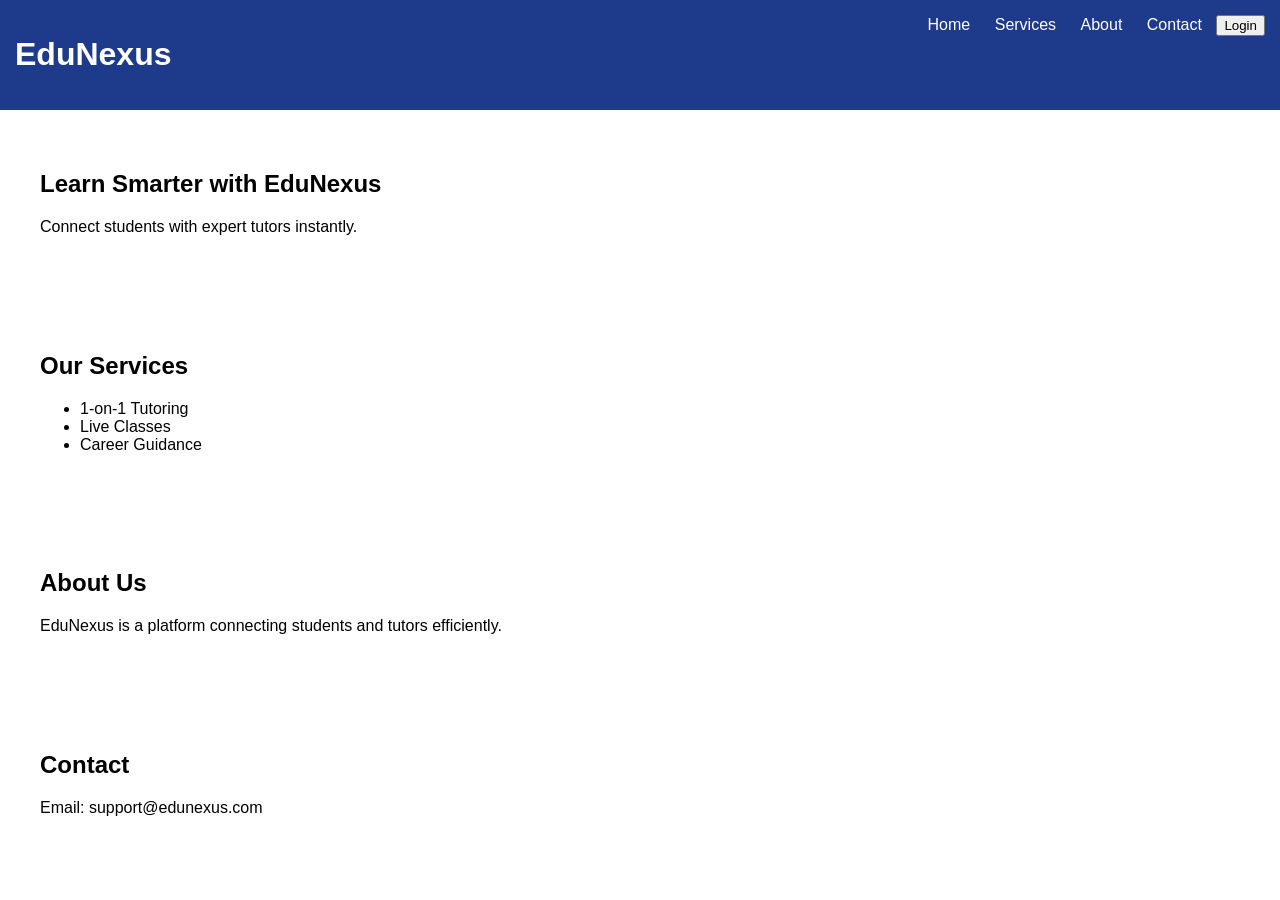
<file: EduNexus/index.html>
<!DOCTYPE html>
<html lang="en">
<head>
    <meta charset="UTF-8">
    <meta name="viewport" content="width=device-width, initial-scale=1.0">
    <title>EduNexus</title>
    <link rel="stylesheet" href="styles.css">
</head>

<body>

<!-- NAVBAR -->
<header>
    <h1>EduNexus</h1>
    <nav>
        <a href="#home">Home</a>
        <a href="#services">Services</a>
        <a href="#about">About</a>
        <a href="#contact">Contact</a>
        <button onclick="showLogin()">Login</button>
    </nav>
</header>

<!-- HERO -->
<section id="home">
    <h2>Learn Smarter with EduNexus</h2>
    <p>Connect students with expert tutors instantly.</p>
</section>

<!-- SERVICES -->
<section id="services">
    <h2>Our Services</h2>
    <ul>
        <li>1-on-1 Tutoring</li>
        <li>Live Classes</li>
        <li>Career Guidance</li>
    </ul>
</section>

<!-- ABOUT -->
<section id="about">
    <h2>About Us</h2>
    <p>EduNexus is a platform connecting students and tutors efficiently.</p>
</section>

<!-- CONTACT -->
<section id="contact">
    <h2>Contact</h2>
    <p>Email: support@edunexus.com</p>
</section>

<!-- LOGIN MODAL -->
<div id="loginBox" style="display:none;">
    <h2>Login</h2>
    <input type="email" id="email" placeholder="Email">
    <input type="password" id="password" placeholder="Password">
    <button onclick="login()">Login</button>
    <p onclick="showRegister()">New user? Register</p>
</div>

<!-- REGISTER MODAL -->
<div id="registerBox" style="display:none;">
    <h2>Register</h2>
    <input type="email" id="reg-email" placeholder="Email">
    <input type="password" id="reg-password" placeholder="Password">

    <select id="role">
        <option value="student">Student</option>
        <option value="tutor">Tutor</option>
        <option value="admin">Admin</option>
    </select>

    <button onclick="register()">Register</button>
    <p onclick="showLogin()">Already have account? Login</p>
</div>

<script src="script.js"></script>

</body>
</html>
</file>
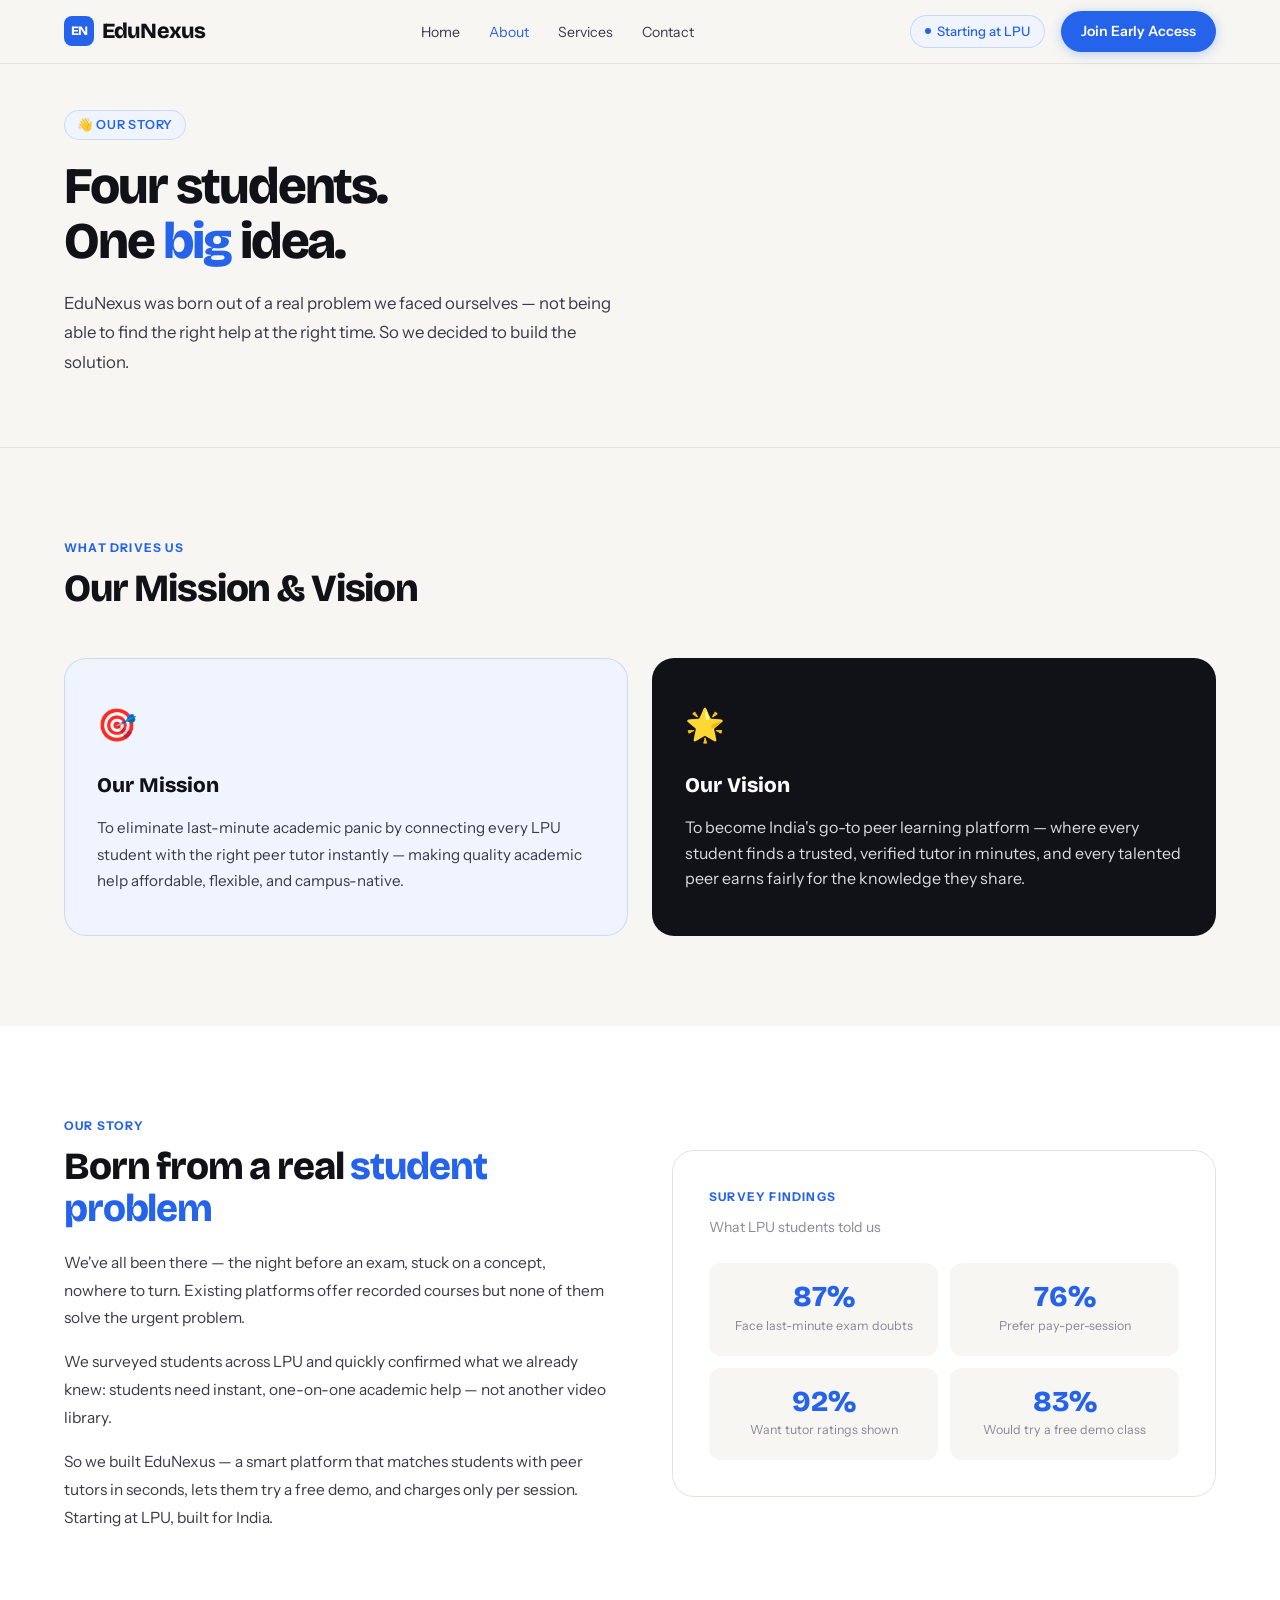
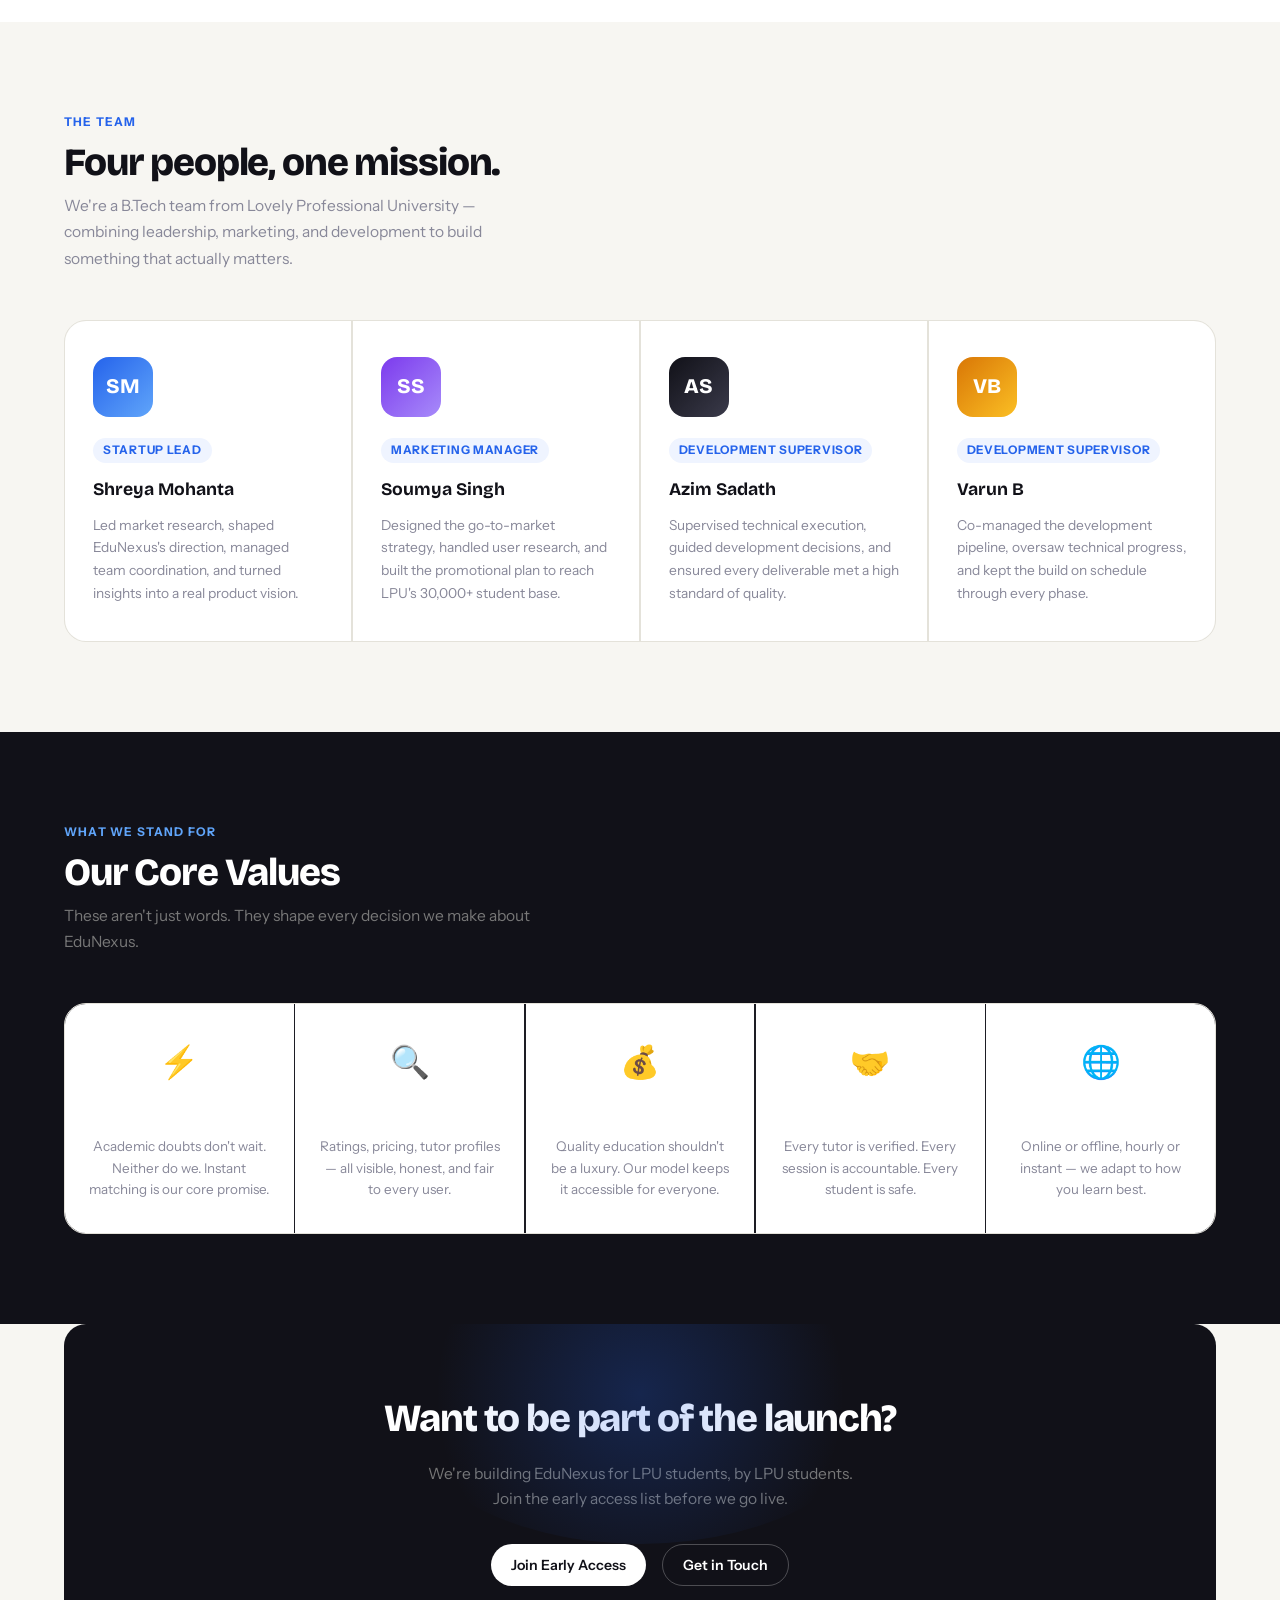
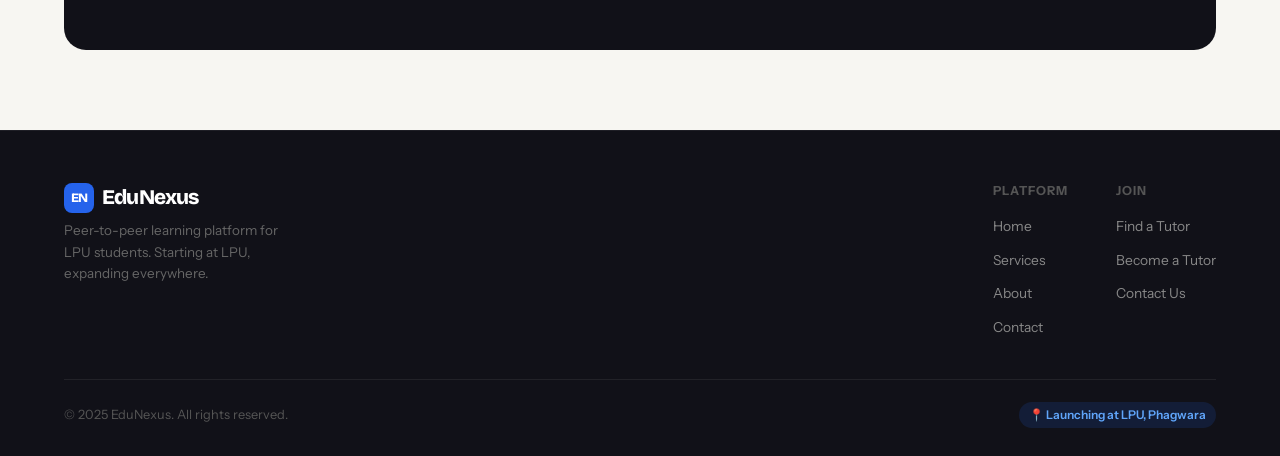
<file: about.html>
<!DOCTYPE html>
<html lang="en">
<head>
<meta charset="UTF-8">
<meta name="viewport" content="width=device-width, initial-scale=1.0">
<title>About — EduNexus</title>
<link rel="stylesheet" href="styles.css">
<style>
/* ─── TEAM GRID ─── */
.team-grid {
  display: grid; grid-template-columns: repeat(auto-fit, minmax(240px, 1fr));
  gap: 1.5px; margin-top: 3rem;
  background: var(--border); border-radius: var(--radius-lg);
  overflow: hidden; border: 1.5px solid var(--border);
}
.team-card { background: var(--surface); padding: 36px 28px; transition: background .25s; }
.team-card:hover { background: #fafbff; }
.team-avatar {
  width: 60px; height: 60px; border-radius: 16px;
  display: flex; align-items: center; justify-content: center;
  font-family: 'Bricolage Grotesque', sans-serif; font-weight: 800;
  font-size: 1.3rem; color: #fff; margin-bottom: 1.2rem;
}
.av-blue { background: linear-gradient(135deg, #2563eb, #60a5fa); }
.av-purple { background: linear-gradient(135deg, #7c3aed, #a78bfa); }
.av-dark { background: linear-gradient(135deg, #111118, #3a3a4a); }
.av-amber { background: linear-gradient(135deg, #d97706, #fbbf24); }
.team-role {
  display: inline-block; font-size: 0.74rem; font-weight: 700;
  letter-spacing: 0.06em; text-transform: uppercase;
  background: var(--primary-soft); color: var(--primary);
  border-radius: 99px; padding: 3px 10px; margin-bottom: 0.8rem;
}
.team-card h3 { font-family: 'Bricolage Grotesque', sans-serif; font-weight: 700; font-size: 1.1rem; margin-bottom: 0.6rem; }
.team-card p { font-size: 0.86rem; color: var(--muted); line-height: 1.65; }

/* ─── STORY SPLIT ─── */
.story-split {
  display: grid; grid-template-columns: 1fr 1fr; gap: 4rem; align-items: center;
}
@media (max-width: 760px) { .story-split { grid-template-columns: 1fr; } }
.story-box {
  background: var(--surface); border-radius: var(--radius-lg);
  border: 1.5px solid var(--border); padding: 36px;
}
.story-stat-row { display: grid; grid-template-columns: 1fr 1fr; gap: 12px; margin-top: 1.5rem; }
.story-stat { background: var(--bg); border-radius: 12px; padding: 20px; text-align: center; }
.story-stat-n { font-family: 'Bricolage Grotesque', sans-serif; font-size: 1.8rem; font-weight: 800; color: var(--primary); line-height: 1; }
.story-stat-l { font-size: 0.78rem; color: var(--muted); margin-top: 4px; }

/* ─── VALUES ─── */
.values-grid {
  display: grid; grid-template-columns: repeat(auto-fit, minmax(180px, 1fr));
  gap: 1.5px; margin-top: 3rem;
  background: var(--border); border-radius: var(--radius-lg);
  overflow: hidden; border: 1.5px solid var(--border);
}
.value-card { background: var(--surface); padding: 32px 24px; text-align: center; transition: background .25s; }
.value-card:hover { background: #fafbff; }
.value-emoji { font-size: 2rem; margin-bottom: 1rem; }
.value-card h4 { font-family: 'Bricolage Grotesque', sans-serif; font-weight: 700; font-size: 0.97rem; margin-bottom: 0.5rem; }
.value-card p { font-size: 0.84rem; color: var(--muted); line-height: 1.6; }

/* ─── MV CARDS ─── */
.mv-grid { display: grid; grid-template-columns: 1fr 1fr; gap: 1.5rem; margin-top: 3rem; }
@media (max-width: 640px) { .mv-grid { grid-template-columns: 1fr; } }
.mv-card { border-radius: var(--radius-lg); padding: 40px 32px; border: 1.5px solid var(--border); }
.mv-card.mission { background: var(--primary-soft); border-color: rgba(37,99,235,0.18); }
.mv-card.vision { background: var(--ink); border-color: transparent; }
.mv-card.vision h3, .mv-card.vision p { color: rgba(255,255,255,0.85); }
.mv-card.vision h3 { color: #fff; }
.mv-emoji { font-size: 2rem; margin-bottom: 1.2rem; }
.mv-card h3 { font-family: 'Bricolage Grotesque', sans-serif; font-weight: 800; font-size: 1.3rem; margin-bottom: 0.8rem; }
</style>
</head>
<body>

<!-- NAV -->
<nav>
  <a href="index.html" class="logo"><div class="logo-mark">EN</div>EduNexus</a>
  <ul class="nav-links-list">
    <li><a href="index.html">Home</a></li>
    <li><a href="about.html" class="active">About</a></li>
    <li><a href="services.html">Services</a></li>
    <li><a href="contact.html">Contact</a></li>
  </ul>
  <div class="nav-right">
    <div class="nav-pill"><span class="lpu-dot"></span>Starting at LPU</div>
    <a href="index.html#register" class="btn btn-primary">Join Early Access</a>
  </div>
  <button class="hamburger" aria-label="Menu"><span></span><span></span><span></span></button>
</nav>
<div class="mobile-nav">
  <a href="index.html">Home</a><a href="about.html">About</a>
  <a href="services.html">Services</a><a href="contact.html">Contact</a>
  <a href="index.html#register" class="btn btn-primary" style="margin-top:0.5rem;text-align:center;justify-content:center;">Join Early Access</a>
</div>

<!-- PAGE HERO -->
<section class="page-hero">
  <div class="page-hero-eyebrow">👋 Our Story</div>
  <h1>Four students.<br>One <em>big</em> idea.</h1>
  <p>EduNexus was born out of a real problem we faced ourselves — not being able to find the right help at the right time. So we decided to build the solution.</p>
</section>

<!-- MISSION & VISION -->
<section class="section">
  <div class="section-kicker">What Drives Us</div>
  <div class="section-h">Our Mission & Vision</div>
  <div class="mv-grid">
    <div class="mv-card mission reveal">
      <div class="mv-emoji">🎯</div>
      <h3>Our Mission</h3>
      <p style="color:var(--ink-2);font-size:0.95rem;line-height:1.75;">To eliminate last-minute academic panic by connecting every LPU student with the right peer tutor instantly — making quality academic help affordable, flexible, and campus-native.</p>
    </div>
    <div class="mv-card vision reveal">
      <div class="mv-emoji">🌟</div>
      <h3>Our Vision</h3>
      <p>To become India's go-to peer learning platform — where every student finds a trusted, verified tutor in minutes, and every talented peer earns fairly for the knowledge they share.</p>
    </div>
  </div>
</section>

<!-- STORY -->
<section class="section section-surface">
  <div class="story-split">
    <div class="reveal">
      <div class="section-kicker">Our Story</div>
      <div class="section-h" style="margin-bottom:1.2rem;">Born from a real <em style="font-style:normal;color:var(--primary)">student problem</em></div>
      <p style="color:var(--ink-2);font-size:0.97rem;line-height:1.8;margin-bottom:1rem;">We've all been there — the night before an exam, stuck on a concept, nowhere to turn. Existing platforms offer recorded courses but none of them solve the urgent problem.</p>
      <p style="color:var(--ink-2);font-size:0.97rem;line-height:1.8;margin-bottom:1rem;">We surveyed students across LPU and quickly confirmed what we already knew: students need instant, one-on-one academic help — not another video library.</p>
      <p style="color:var(--ink-2);font-size:0.97rem;line-height:1.8;">So we built EduNexus — a smart platform that matches students with peer tutors in seconds, lets them try a free demo, and charges only per session. Starting at LPU, built for India.</p>
    </div>
    <div class="story-box reveal">
      <div class="section-kicker">Survey Findings</div>
      <p style="font-size:0.88rem;color:var(--muted);margin-bottom:0.5rem;">What LPU students told us</p>
      <div class="story-stat-row">
        <div class="story-stat"><div class="story-stat-n">87%</div><div class="story-stat-l">Face last-minute exam doubts</div></div>
        <div class="story-stat"><div class="story-stat-n">76%</div><div class="story-stat-l">Prefer pay-per-session</div></div>
        <div class="story-stat"><div class="story-stat-n">92%</div><div class="story-stat-l">Want tutor ratings shown</div></div>
        <div class="story-stat"><div class="story-stat-n">83%</div><div class="story-stat-l">Would try a free demo class</div></div>
      </div>
    </div>
  </div>
</section>

<!-- TEAM -->
<section class="section">
  <div class="section-kicker">The Team</div>
  <div class="section-h">Four people, one mission.</div>
  <p class="section-p">We're a B.Tech team from Lovely Professional University — combining leadership, marketing, and development to build something that actually matters.</p>
  <div class="team-grid">
    <div class="team-card reveal">
      <div class="team-avatar av-blue">SM</div>
      <div class="team-role">Startup Lead</div>
      <h3>Shreya Mohanta</h3>
      <p>Led market research, shaped EduNexus's direction, managed team coordination, and turned insights into a real product vision.</p>
    </div>
    <div class="team-card reveal">
      <div class="team-avatar av-purple">SS</div>
      <div class="team-role">Marketing Manager</div>
      <h3>Soumya Singh</h3>
      <p>Designed the go-to-market strategy, handled user research, and built the promotional plan to reach LPU's 30,000+ student base.</p>
    </div>
    <div class="team-card reveal">
      <div class="team-avatar av-dark">AS</div>
      <div class="team-role">Development Supervisor</div>
      <h3>Azim Sadath</h3>
      <p>Supervised technical execution, guided development decisions, and ensured every deliverable met a high standard of quality.</p>
    </div>
    <div class="team-card reveal">
      <div class="team-avatar av-amber">VB</div>
      <div class="team-role">Development Supervisor</div>
      <h3>Varun B</h3>
      <p>Co-managed the development pipeline, oversaw technical progress, and kept the build on schedule through every phase.</p>
    </div>
  </div>
</section>

<!-- VALUES -->
<section class="section section-dark">
  <div class="section-kicker">What We Stand For</div>
  <div class="section-h">Our Core Values</div>
  <p class="section-p" style="margin-bottom:3rem;">These aren't just words. They shape every decision we make about EduNexus.</p>
  <div class="values-grid" style="background:rgba(255,255,255,0.05);">
    <div class="value-card reveal" style="background:#1a1a22;"><div class="value-emoji">⚡</div><h4 style="color:#fff;">Speed</h4><p>Academic doubts don't wait. Neither do we. Instant matching is our core promise.</p></div>
    <div class="value-card reveal" style="background:#1a1a22;"><div class="value-emoji">🔍</div><h4 style="color:#fff;">Transparency</h4><p>Ratings, pricing, tutor profiles — all visible, honest, and fair to every user.</p></div>
    <div class="value-card reveal" style="background:#1a1a22;"><div class="value-emoji">💰</div><h4 style="color:#fff;">Affordability</h4><p>Quality education shouldn't be a luxury. Our model keeps it accessible for everyone.</p></div>
    <div class="value-card reveal" style="background:#1a1a22;"><div class="value-emoji">🤝</div><h4 style="color:#fff;">Trust</h4><p>Every tutor is verified. Every session is accountable. Every student is safe.</p></div>
    <div class="value-card reveal" style="background:#1a1a22;"><div class="value-emoji">🌐</div><h4 style="color:#fff;">Flexibility</h4><p>Online or offline, hourly or instant — we adapt to how you learn best.</p></div>
  </div>
</section>

<!-- CTA -->
<div class="cta-wrap">
  <h2>Want to be part of the launch?</h2>
  <p>We're building EduNexus for LPU students, by LPU students. Join the early access list before we go live.</p>
  <div class="cta-btns">
    <a href="index.html#register" class="btn btn-white">Join Early Access</a>
    <a href="contact.html" class="btn btn-outline-white">Get in Touch</a>
  </div>
</div>

<!-- FOOTER -->
<footer>
  <div class="footer-top">
    <div>
      <div class="footer-logo"><div class="logo-mark">EN</div>EduNexus</div>
      <div class="footer-tagline">Peer-to-peer learning platform for LPU students. Starting at LPU, expanding everywhere.</div>
    </div>
    <div class="footer-links">
      <div class="footer-col"><h5>Platform</h5><ul><li><a href="index.html">Home</a></li><li><a href="services.html">Services</a></li><li><a href="about.html">About</a></li><li><a href="contact.html">Contact</a></li></ul></div>
      <div class="footer-col"><h5>Join</h5><ul><li><a href="index.html#register">Find a Tutor</a></li><li><a href="index.html#register">Become a Tutor</a></li><li><a href="contact.html">Contact Us</a></li></ul></div>
    </div>
  </div>
  <div class="footer-bottom">
    <p>© 2025 EduNexus. All rights reserved.</p>
    <div class="lpu-tag">📍 Launching at LPU, Phagwara</div>
  </div>
</footer>

<script src="script.js"></script>
</body>
</html>
</file>
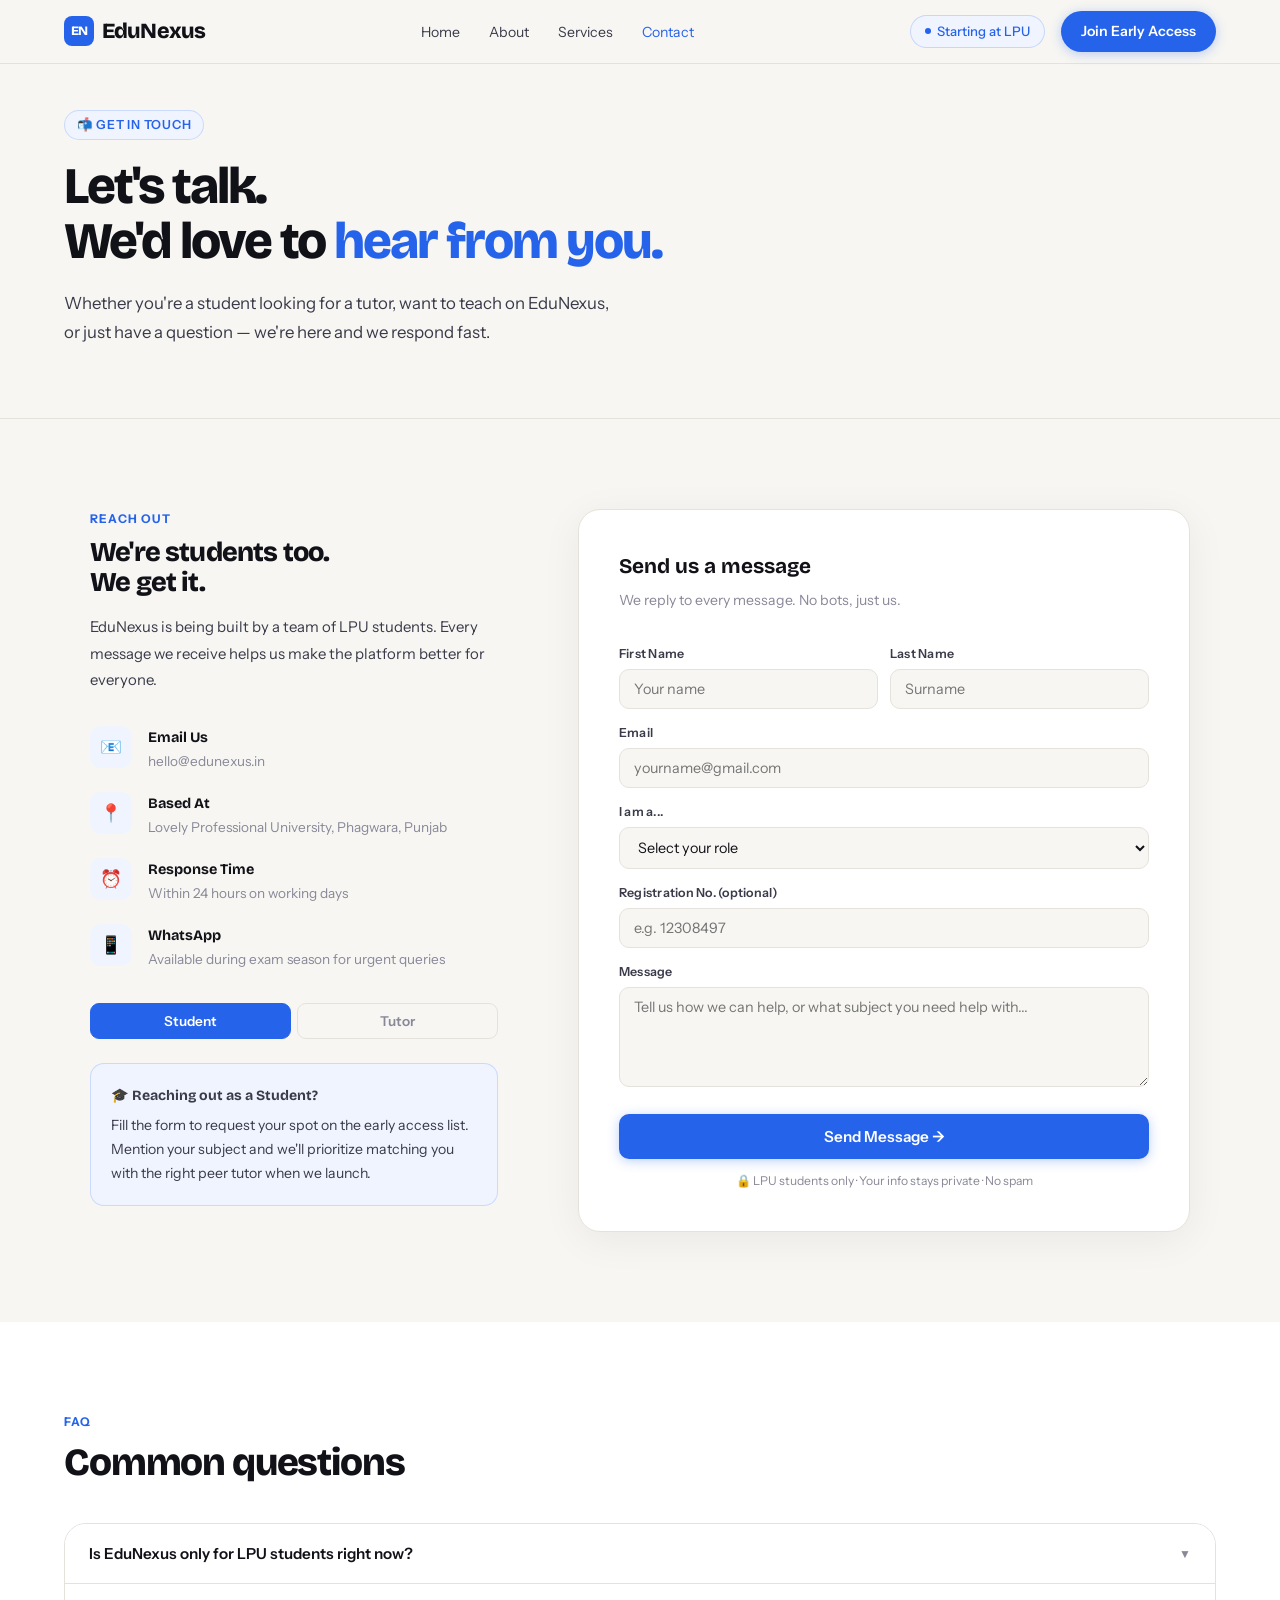
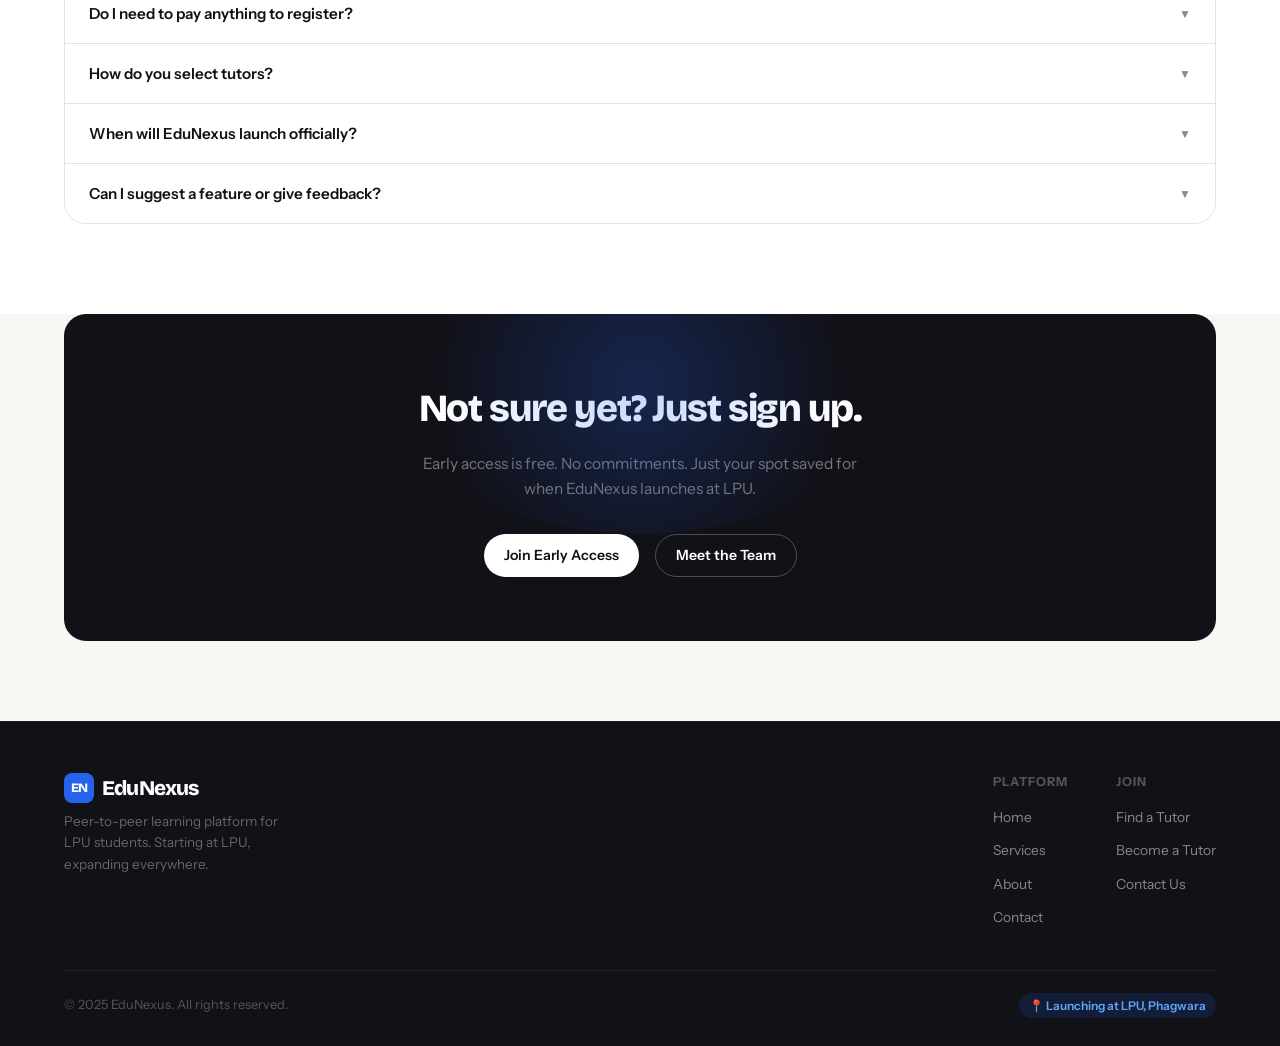
<file: contact.html>
<!DOCTYPE html>
<html lang="en">
<head>
<meta charset="UTF-8">
<meta name="viewport" content="width=device-width, initial-scale=1.0">
<title>Contact — EduNexus</title>
<link rel="stylesheet" href="styles.css">
<style>
/* ─── CONTACT LAYOUT ─── */
.contact-layout {
  display: grid; grid-template-columns: 1fr 1.5fr;
  gap: 5rem; max-width: 1100px; margin: 0 auto;
}
@media (max-width: 860px) { .contact-layout { grid-template-columns: 1fr; gap: 3rem; } }

/* ─── INFO SIDE ─── */
.contact-items { display: flex; flex-direction: column; gap: 1.2rem; margin: 2rem 0; }
.contact-item { display: flex; align-items: flex-start; gap: 1rem; }
.ci-icon {
  width: 42px; height: 42px; border-radius: 11px; flex-shrink: 0;
  background: var(--primary-soft); display: flex; align-items: center;
  justify-content: center; font-size: 1.1rem;
}
.ci-text h4 { font-family: 'Bricolage Grotesque', sans-serif; font-weight: 700; font-size: 0.9rem; margin-bottom: 2px; }
.ci-text p { font-size: 0.85rem; color: var(--muted); }

/* ─── ROLE SWITCH ─── */
.role-tabs { display: flex; gap: 6px; margin: 1.5rem 0; }
.rtab {
  flex: 1; padding: 9px; border-radius: 9px;
  font-size: 0.85rem; font-weight: 600; cursor: pointer;
  border: 1.5px solid var(--border); background: transparent; color: var(--muted);
  transition: all .2s; font-family: inherit; text-align: center;
}
.rtab.active { background: var(--primary); color: #fff; border-color: var(--primary); }
.role-info-box {
  background: var(--primary-soft); border: 1.5px solid rgba(37,99,235,0.18);
  border-radius: var(--radius); padding: 20px;
  font-size: 0.88rem; color: var(--ink-2); line-height: 1.7;
}
.role-info-box.green {
  background: var(--green-soft); border-color: rgba(22,163,74,0.18);
}
.role-info-box h4 { font-family: 'Bricolage Grotesque', sans-serif; font-weight: 700; margin-bottom: 6px; }

/* ─── FORM CARD ─── */
.form-card {
  background: var(--surface); border: 1.5px solid var(--border);
  border-radius: var(--radius-lg); padding: 40px;
  box-shadow: 0 8px 40px rgba(0,0,0,0.06);
}
.form-card h3 { font-family: 'Bricolage Grotesque', sans-serif; font-weight: 700; font-size: 1.3rem; margin-bottom: 0.4rem; }
.form-card > p { font-size: 0.88rem; color: var(--muted); margin-bottom: 2rem; }
.submit-btn {
  width: 100%; padding: 13px; border-radius: 10px;
  background: var(--primary); color: #fff;
  font-size: 0.95rem; font-weight: 600; border: none;
  cursor: pointer; font-family: inherit; transition: all .2s;
  box-shadow: 0 2px 12px rgba(37,99,235,0.3); margin-top: 6px;
}
.submit-btn:hover { background: var(--primary-dark); transform: translateY(-1px); }
.form-note { text-align: center; font-size: 0.76rem; color: var(--muted); margin-top: 12px; }
.success-state { display: none; text-align: center; padding: 2rem 0; }
.success-state.show { display: block; }
.success-state .s-icon { font-size: 3rem; margin-bottom: 1rem; }
.success-state h3 { font-family: 'Bricolage Grotesque', sans-serif; font-weight: 700; font-size: 1.2rem; margin-bottom: 0.5rem; }
.success-state p { font-size: 0.88rem; color: var(--muted); margin-bottom: 1.5rem; }
</style>
</head>
<body>

<!-- NAV -->
<nav>
  <a href="index.html" class="logo"><div class="logo-mark">EN</div>EduNexus</a>
  <ul class="nav-links-list">
    <li><a href="index.html">Home</a></li>
    <li><a href="about.html">About</a></li>
    <li><a href="services.html">Services</a></li>
    <li><a href="contact.html" class="active">Contact</a></li>
  </ul>
  <div class="nav-right">
    <div class="nav-pill"><span class="lpu-dot"></span>Starting at LPU</div>
    <a href="index.html#register" class="btn btn-primary">Join Early Access</a>
  </div>
  <button class="hamburger" aria-label="Menu"><span></span><span></span><span></span></button>
</nav>
<div class="mobile-nav">
  <a href="index.html">Home</a><a href="about.html">About</a>
  <a href="services.html">Services</a><a href="contact.html">Contact</a>
  <a href="index.html#register" class="btn btn-primary" style="margin-top:0.5rem;text-align:center;justify-content:center;">Join Early Access</a>
</div>

<!-- PAGE HERO -->
<section class="page-hero">
  <div class="page-hero-eyebrow">📬 Get In Touch</div>
  <h1>Let's talk.<br>We'd love to <em>hear from you.</em></h1>
  <p>Whether you're a student looking for a tutor, want to teach on EduNexus, or just have a question — we're here and we respond fast.</p>
</section>

<!-- CONTACT SECTION -->
<section class="section">
  <div class="contact-layout">

    <!-- LEFT: INFO -->
    <div class="reveal">
      <div class="section-kicker">Reach Out</div>
      <div class="section-h" style="font-size:1.7rem;margin-bottom:1rem;">We're students too.<br>We get it.</div>
      <p style="color:var(--ink-2);font-size:0.93rem;line-height:1.8;">EduNexus is being built by a team of LPU students. Every message we receive helps us make the platform better for everyone.</p>

      <div class="contact-items">
        <div class="contact-item">
          <div class="ci-icon">📧</div>
          <div class="ci-text"><h4>Email Us</h4><p>hello@edunexus.in</p></div>
        </div>
        <div class="contact-item">
          <div class="ci-icon">📍</div>
          <div class="ci-text"><h4>Based At</h4><p>Lovely Professional University, Phagwara, Punjab</p></div>
        </div>
        <div class="contact-item">
          <div class="ci-icon">⏰</div>
          <div class="ci-text"><h4>Response Time</h4><p>Within 24 hours on working days</p></div>
        </div>
        <div class="contact-item">
          <div class="ci-icon">📱</div>
          <div class="ci-text"><h4>WhatsApp</h4><p>Available during exam season for urgent queries</p></div>
        </div>
      </div>

      <div class="role-tabs">
        <button class="rtab active" onclick="switchRole('student',this)">Student</button>
        <button class="rtab" onclick="switchRole('tutor',this)">Tutor</button>
      </div>
      <div id="role-student">
        <div class="role-info-box">
          <h4>🎓 Reaching out as a Student?</h4>
          Fill the form to request your spot on the early access list. Mention your subject and we'll prioritize matching you with the right peer tutor when we launch.
        </div>
      </div>
      <div id="role-tutor" style="display:none;">
        <div class="role-info-box green">
          <h4>📚 Reaching out as a Tutor?</h4>
          Tell us your subjects and CGPA in the message. We'll review your profile and get you onboarded as one of EduNexus's first verified peer tutors.
        </div>
      </div>
    </div>

    <!-- RIGHT: FORM -->
    <div class="reveal">
      <div class="form-card">
        <h3>Send us a message</h3>
        <p>We reply to every message. No bots, just us.</p>

        <div id="form-section">
          <div class="form-row">
            <div class="form-group"><label>First Name</label><input type="text" id="c-fname" placeholder="Your name"></div>
            <div class="form-group"><label>Last Name</label><input type="text" id="c-lname" placeholder="Surname"></div>
          </div>
          <div class="form-group"><label>Email</label><input type="email" id="c-email" placeholder="yourname@gmail.com"></div>
          <div class="form-group">
            <label>I am a...</label>
            <select id="c-role">
              <option value="">Select your role</option>
              <option>Student — looking for a tutor</option>
              <option>Tutor — want to join EduNexus</option>
              <option>Parent — finding a tutor for my child</option>
              <option>Other</option>
            </select>
          </div>
          <div class="form-group"><label>Registration No. (optional)</label><input type="text" id="c-reg" placeholder="e.g. 12308497"></div>
          <div class="form-group"><label>Message</label><textarea id="c-msg" placeholder="Tell us how we can help, or what subject you need help with..."></textarea></div>
          <button class="submit-btn" onclick="submitContact()">Send Message →</button>
          <p class="form-note">🔒 LPU students only · Your info stays private · No spam</p>
        </div>

        <div class="success-state" id="c-success">
          <div class="s-icon">🎉</div>
          <h3>Message received!</h3>
          <p>Thanks for reaching out. We'll reply to your email within 24 hours. In the meantime, explore what EduNexus has to offer.</p>
          <div style="display:flex;gap:1rem;justify-content:center;flex-wrap:wrap;">
            <a href="services.html" class="btn btn-primary">Explore Services</a>
            <button onclick="resetContact()" class="btn btn-ghost">Send Another</button>
          </div>
        </div>
      </div>
    </div>
  </div>
</section>

<!-- FAQ -->
<section class="section section-surface">
  <div class="section-kicker">FAQ</div>
  <div class="section-h">Common questions</div>
  <div class="faq-list" style="margin-top:2.5rem;">
    <div class="faq-item"><button class="faq-q" onclick="toggleFaq(this)">Is EduNexus only for LPU students right now? <span class="arrow">▼</span></button><div class="faq-a"><div class="faq-a-inner">Yes — we're launching exclusively at LPU first. Once we've validated the model here, we'll expand to other colleges across India. Register now to be first in line at your campus.</div></div></div>
    <div class="faq-item"><button class="faq-q" onclick="toggleFaq(this)">Do I need to pay anything to register? <span class="arrow">▼</span></button><div class="faq-a"><div class="faq-a-inner">Absolutely not. Registration is free. Your first demo session is also free. You only pay per hour after you've tried and liked your tutor.</div></div></div>
    <div class="faq-item"><button class="faq-q" onclick="toggleFaq(this)">How do you select tutors? <span class="arrow">▼</span></button><div class="faq-a"><div class="faq-a-inner">Every tutor applies through the platform, gets their student status verified, and goes through a quick subject knowledge review. After every session, students rate tutors — low-rated tutors are removed from the platform.</div></div></div>
    <div class="faq-item"><button class="faq-q" onclick="toggleFaq(this)">When will EduNexus launch officially? <span class="arrow">▼</span></button><div class="faq-a"><div class="faq-a-inner">We're in active pre-launch at LPU right now. Registering gets you on the early access list and you'll be notified the moment we go live — before anyone else.</div></div></div>
    <div class="faq-item"><button class="faq-q" onclick="toggleFaq(this)">Can I suggest a feature or give feedback? <span class="arrow">▼</span></button><div class="faq-a"><div class="faq-a-inner">Yes, and we actively want it! Drop us a message on this contact page or email us directly. Every piece of feedback from LPU students is going into how we build EduNexus.</div></div></div>
  </div>
</section>

<!-- CTA -->
<div class="cta-wrap">
  <h2>Not sure yet? Just sign up.</h2>
  <p>Early access is free. No commitments. Just your spot saved for when EduNexus launches at LPU.</p>
  <div class="cta-btns">
    <a href="index.html#register" class="btn btn-white">Join Early Access</a>
    <a href="about.html" class="btn btn-outline-white">Meet the Team</a>
  </div>
</div>

<!-- FOOTER -->
<footer>
  <div class="footer-top">
    <div>
      <div class="footer-logo"><div class="logo-mark">EN</div>EduNexus</div>
      <div class="footer-tagline">Peer-to-peer learning platform for LPU students. Starting at LPU, expanding everywhere.</div>
    </div>
    <div class="footer-links">
      <div class="footer-col"><h5>Platform</h5><ul><li><a href="index.html">Home</a></li><li><a href="services.html">Services</a></li><li><a href="about.html">About</a></li><li><a href="contact.html">Contact</a></li></ul></div>
      <div class="footer-col"><h5>Join</h5><ul><li><a href="index.html#register">Find a Tutor</a></li><li><a href="index.html#register">Become a Tutor</a></li><li><a href="contact.html">Contact Us</a></li></ul></div>
    </div>
  </div>
  <div class="footer-bottom">
    <p>© 2025 EduNexus. All rights reserved.</p>
    <div class="lpu-tag">📍 Launching at LPU, Phagwara</div>
  </div>
</footer>

<script src="script.js"></script>
<script>
function switchRole(role, btn) {
  document.querySelectorAll('.rtab').forEach(t => t.classList.remove('active'));
  btn.classList.add('active');
  document.getElementById('role-student').style.display = role === 'student' ? 'block' : 'none';
  document.getElementById('role-tutor').style.display = role === 'tutor' ? 'block' : 'none';
}
function submitContact() {
  const fname = document.getElementById('c-fname').value.trim();
  const email = document.getElementById('c-email').value.trim();
  const role = document.getElementById('c-role').value;
  if (!fname || !email || !role) {
    [document.getElementById('c-fname'), document.getElementById('c-email'), document.getElementById('c-role')].forEach(el => {
      if (!el.value.trim()) { el.style.borderColor='#ef4444'; setTimeout(()=>el.style.borderColor='',2000); }
    }); return;
  }
  document.getElementById('form-section').style.display = 'none';
  document.getElementById('c-success').classList.add('show');
}
function resetContact() {
  ['c-fname','c-lname','c-email','c-role','c-reg','c-msg'].forEach(id => {
    const el = document.getElementById(id); if (el) el.value = '';
  });
  document.getElementById('form-section').style.display = 'block';
  document.getElementById('c-success').classList.remove('show');
}
</script>
</body>
</html>
</file>
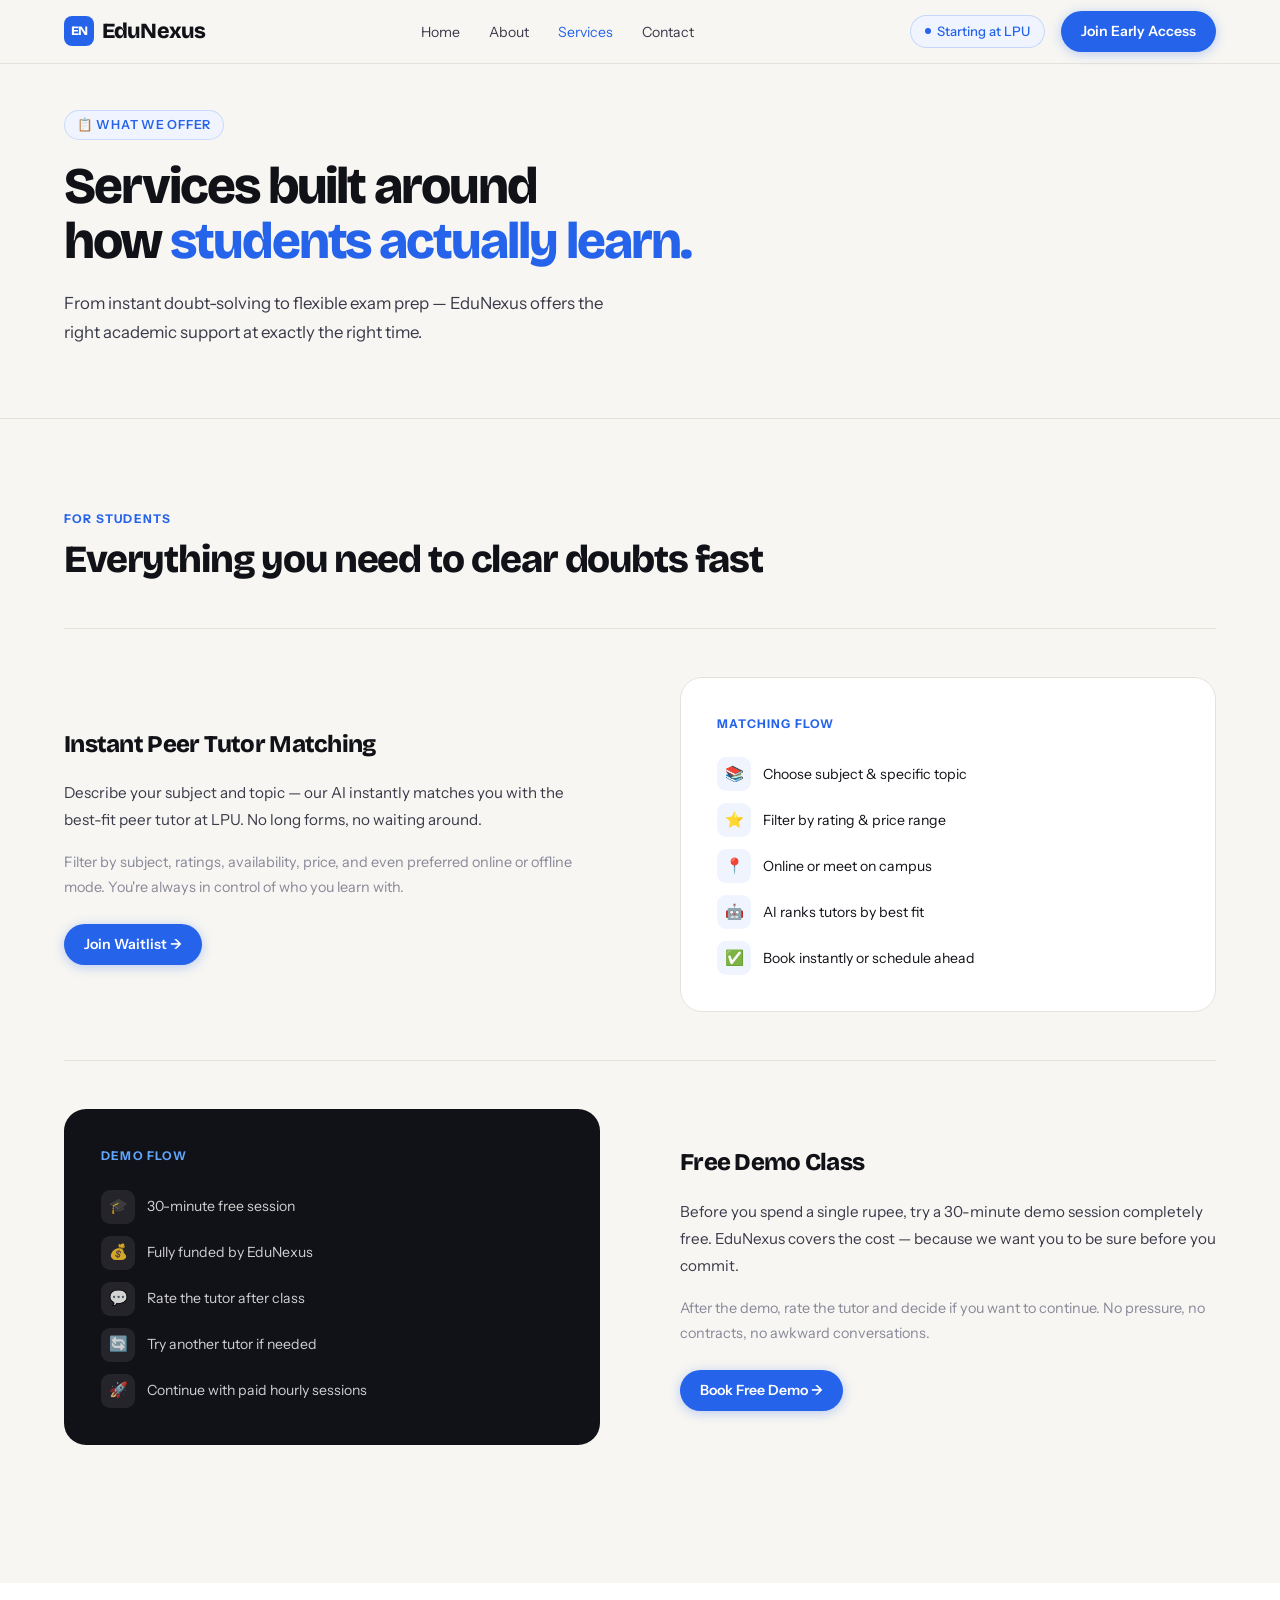
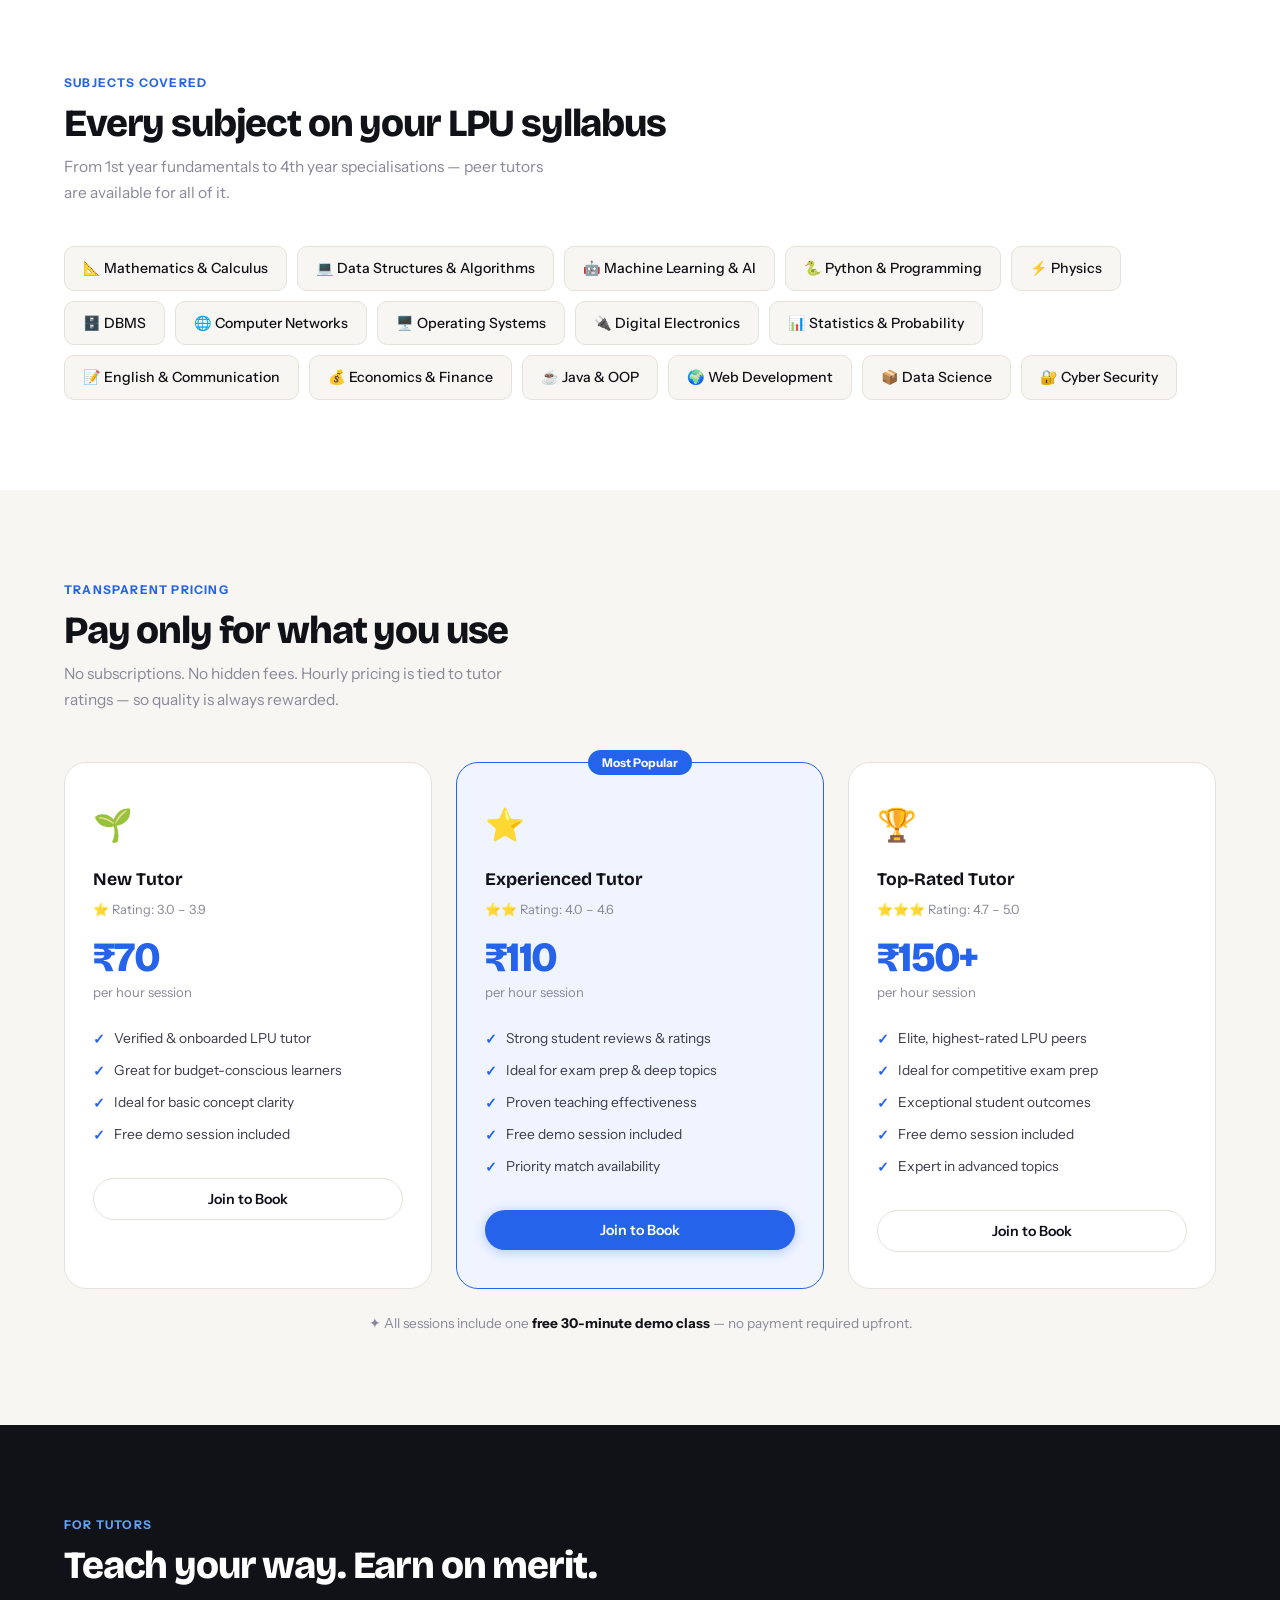
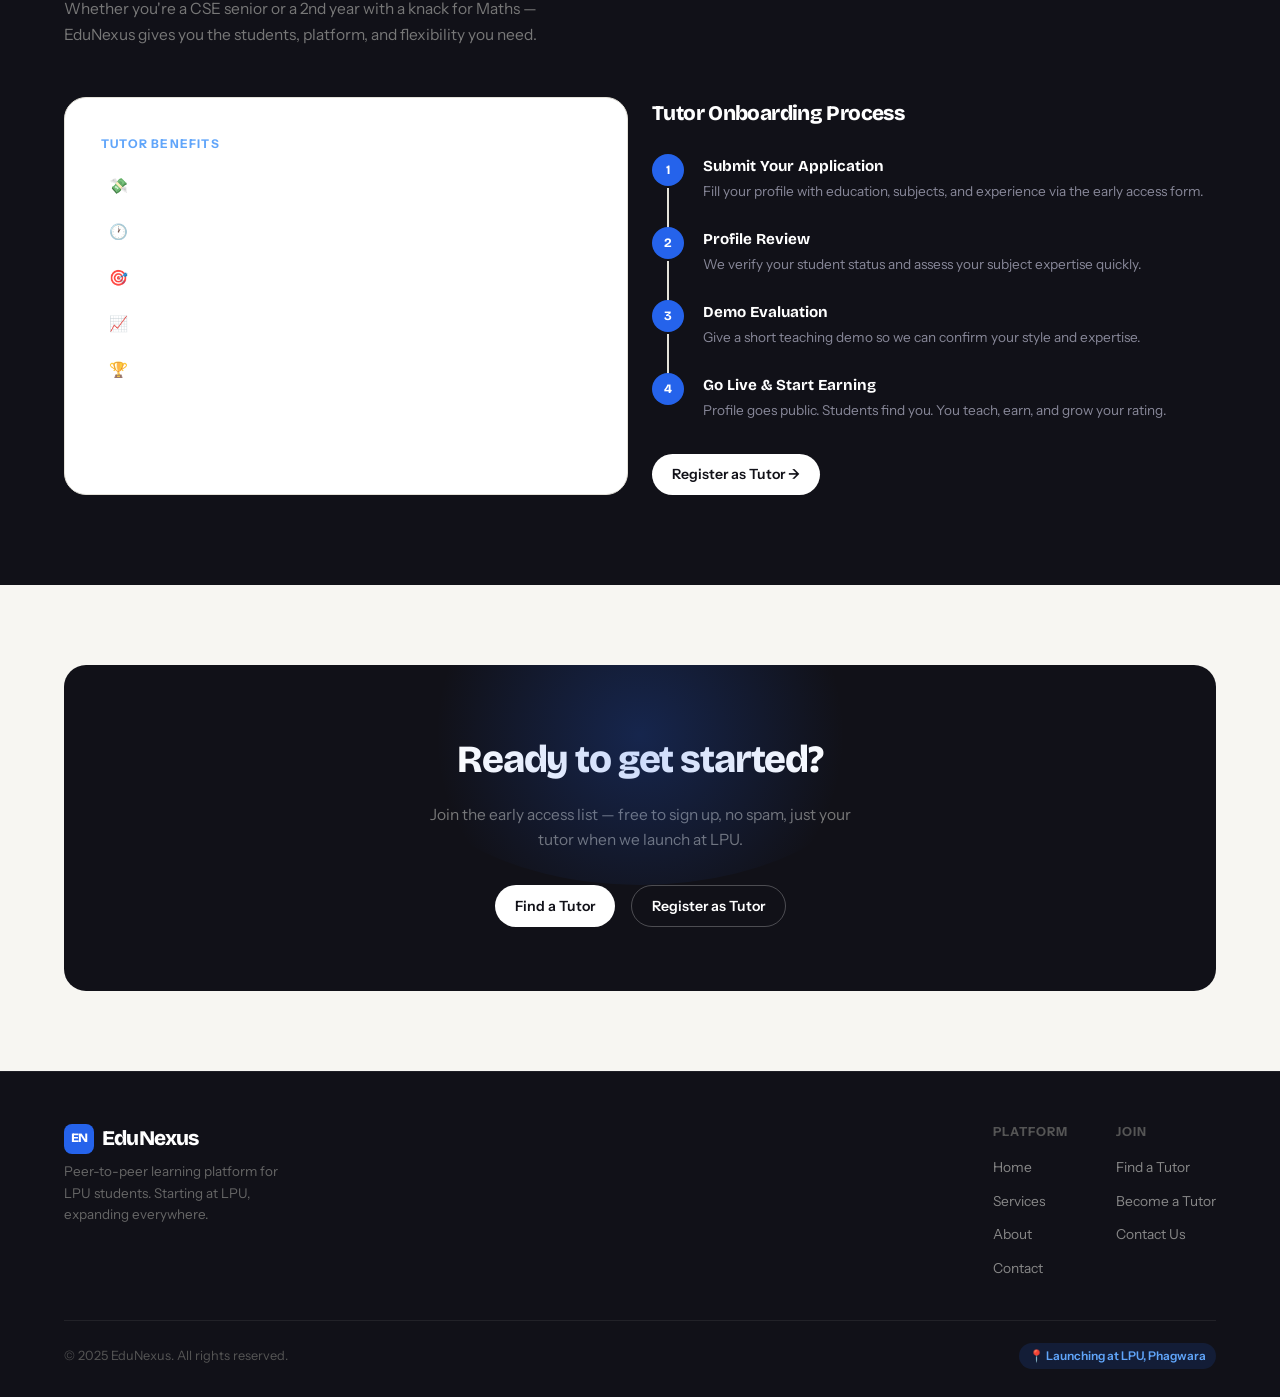
<file: services.html>
<!DOCTYPE html>
<html lang="en">
<head>
<meta charset="UTF-8">
<meta name="viewport" content="width=device-width, initial-scale=1.0">
<title>Services — EduNexus</title>
<link rel="stylesheet" href="styles.css">
<style>
/* ─── PRICING GRID ─── */
.pricing-grid {
  display: grid; grid-template-columns: repeat(3, 1fr);
  gap: 1.5rem; margin-top: 3rem;
}
@media (max-width: 760px) { .pricing-grid { grid-template-columns: 1fr; } }
.price-card {
  background: var(--surface); border: 1.5px solid var(--border);
  border-radius: var(--radius-lg); padding: 36px 28px;
  position: relative; transition: all .25s;
}
.price-card:hover { transform: translateY(-4px); box-shadow: 0 12px 40px rgba(0,0,0,0.08); }
.price-card.featured { border-color: var(--primary); background: var(--primary-soft); }
.featured-tag {
  position: absolute; top: -13px; left: 50%; transform: translateX(-50%);
  background: var(--primary); color: #fff;
  padding: 3px 14px; border-radius: 99px; font-size: 0.75rem; font-weight: 700;
  white-space: nowrap;
}
.price-emoji { font-size: 2rem; margin-bottom: 1rem; }
.price-card h3 { font-family: 'Bricolage Grotesque', sans-serif; font-weight: 700; font-size: 1.1rem; margin-bottom: 0.4rem; }
.price-card .rating-range { font-size: 0.8rem; color: var(--muted); margin-bottom: 1rem; }
.price-amount {
  font-family: 'Bricolage Grotesque', sans-serif; font-size: 2.6rem;
  font-weight: 800; color: var(--primary); letter-spacing: -0.04em;
  line-height: 1; margin-bottom: 0.2rem;
}
.price-per { font-size: 0.82rem; color: var(--muted); margin-bottom: 1.5rem; }
.price-list { list-style: none; display: flex; flex-direction: column; gap: 9px; margin-bottom: 2rem; }
.price-list li { display: flex; align-items: flex-start; gap: 9px; font-size: 0.86rem; color: var(--ink-2); }
.price-list li::before { content: '✓'; color: var(--primary); font-weight: 700; flex-shrink: 0; margin-top: 1px; }

/* ─── SERVICE ROWS ─── */
.service-row { display: grid; grid-template-columns: 1fr 1fr; gap: 5rem; align-items: center; padding: 3rem 0; border-top: 1px solid var(--border); }
@media (max-width: 760px) { .service-row { grid-template-columns: 1fr; gap: 2rem; } }
.service-row:first-of-type { border-top: none; padding-top: 0; }
.service-row.flip .service-box { order: -1; }
@media (max-width: 760px) { .service-row.flip .service-box { order: 0; } }
.service-box { background: var(--surface); border-radius: var(--radius-lg); padding: 36px; border: 1.5px solid var(--border); }
.service-box.dark { background: var(--ink); border-color: transparent; }
.service-feature-list { list-style: none; display: flex; flex-direction: column; gap: 12px; margin-top: 1.5rem; }
.service-feature-list li { display: flex; align-items: center; gap: 12px; font-size: 0.88rem; }
.sfl-icon {
  width: 34px; height: 34px; border-radius: 9px; flex-shrink: 0;
  background: var(--primary-soft); display: flex; align-items: center; justify-content: center;
  font-size: 0.95rem;
}
.dark .sfl-icon { background: rgba(255,255,255,0.08); }
.dark .service-feature-list li { color: rgba(255,255,255,0.8); }

/* ─── PROCESS STEPS ─── */
.process-list { list-style: none; display: flex; flex-direction: column; gap: 0; margin-top: 1.5rem; }
.process-item { display: flex; gap: 1.2rem; align-items: flex-start; padding-bottom: 1.5rem; position: relative; }
.process-item:not(:last-child)::after {
  content: ''; position: absolute; left: 15px; top: 34px;
  width: 2px; height: calc(100% - 10px);
  background: var(--border);
}
.p-circle {
  width: 32px; height: 32px; border-radius: 50%; flex-shrink: 0;
  background: var(--primary); color: #fff;
  display: flex; align-items: center; justify-content: center;
  font-family: 'Bricolage Grotesque', sans-serif; font-weight: 700; font-size: 0.8rem;
  position: relative; z-index: 1;
}
.p-content h4 { font-family: 'Bricolage Grotesque', sans-serif; font-weight: 700; font-size: 0.95rem; margin-bottom: 3px; }
.p-content p { font-size: 0.85rem; color: var(--muted); }

/* ─── SUBJECTS ─── */
.subjects-grid { display: flex; flex-wrap: wrap; gap: 10px; margin-top: 2.5rem; }
.subj-pill {
  display: flex; align-items: center; gap: 8px;
  background: var(--bg); border: 1.5px solid var(--border);
  border-radius: 10px; padding: 10px 18px;
  font-size: 0.88rem; font-weight: 500; transition: all .2s; cursor: default;
}
.subj-pill:hover { border-color: var(--primary); color: var(--primary); background: var(--primary-soft); }
</style>
</head>
<body>

<!-- NAV -->
<nav>
  <a href="index.html" class="logo"><div class="logo-mark">EN</div>EduNexus</a>
  <ul class="nav-links-list">
    <li><a href="index.html">Home</a></li>
    <li><a href="about.html">About</a></li>
    <li><a href="services.html" class="active">Services</a></li>
    <li><a href="contact.html">Contact</a></li>
  </ul>
  <div class="nav-right">
    <div class="nav-pill"><span class="lpu-dot"></span>Starting at LPU</div>
    <a href="index.html#register" class="btn btn-primary">Join Early Access</a>
  </div>
  <button class="hamburger" aria-label="Menu"><span></span><span></span><span></span></button>
</nav>
<div class="mobile-nav">
  <a href="index.html">Home</a><a href="about.html">About</a>
  <a href="services.html">Services</a><a href="contact.html">Contact</a>
  <a href="index.html#register" class="btn btn-primary" style="margin-top:0.5rem;text-align:center;justify-content:center;">Join Early Access</a>
</div>

<!-- PAGE HERO -->
<section class="page-hero">
  <div class="page-hero-eyebrow">📋 What We Offer</div>
  <h1>Services built around<br>how <em>students actually learn.</em></h1>
  <p>From instant doubt-solving to flexible exam prep — EduNexus offers the right academic support at exactly the right time.</p>
</section>

<!-- FOR STUDENTS -->
<section class="section">
  <div class="section-kicker">For Students</div>
  <div class="section-h" style="margin-bottom:3rem;">Everything you need to clear doubts fast</div>

  <div class="service-row">
    <div class="reveal">
      <h3 style="font-family:'Bricolage Grotesque',sans-serif;font-size:1.5rem;font-weight:800;letter-spacing:-0.03em;margin-bottom:1rem;">Instant Peer Tutor Matching</h3>
      <p style="color:var(--ink-2);font-size:0.95rem;line-height:1.8;margin-bottom:1rem;">Describe your subject and topic — our AI instantly matches you with the best-fit peer tutor at LPU. No long forms, no waiting around.</p>
      <p style="color:var(--muted);font-size:0.9rem;line-height:1.75;">Filter by subject, ratings, availability, price, and even preferred online or offline mode. You're always in control of who you learn with.</p>
      <a href="index.html#register" class="btn btn-primary" style="margin-top:1.5rem;">Join Waitlist →</a>
    </div>
    <div class="service-box reveal">
      <div class="section-kicker">Matching Flow</div>
      <ul class="service-feature-list">
        <li><div class="sfl-icon">📚</div> Choose subject & specific topic</li>
        <li><div class="sfl-icon">⭐</div> Filter by rating & price range</li>
        <li><div class="sfl-icon">📍</div> Online or meet on campus</li>
        <li><div class="sfl-icon">🤖</div> AI ranks tutors by best fit</li>
        <li><div class="sfl-icon">✅</div> Book instantly or schedule ahead</li>
      </ul>
    </div>
  </div>

  <div class="service-row flip">
    <div class="reveal">
      <h3 style="font-family:'Bricolage Grotesque',sans-serif;font-size:1.5rem;font-weight:800;letter-spacing:-0.03em;margin-bottom:1rem;">Free Demo Class</h3>
      <p style="color:var(--ink-2);font-size:0.95rem;line-height:1.8;margin-bottom:1rem;">Before you spend a single rupee, try a 30-minute demo session completely free. EduNexus covers the cost — because we want you to be sure before you commit.</p>
      <p style="color:var(--muted);font-size:0.9rem;line-height:1.75;">After the demo, rate the tutor and decide if you want to continue. No pressure, no contracts, no awkward conversations.</p>
      <a href="index.html#register" class="btn btn-primary" style="margin-top:1.5rem;">Book Free Demo →</a>
    </div>
    <div class="service-box dark reveal">
      <div class="section-kicker" style="color:#60a5fa;">Demo Flow</div>
      <ul class="service-feature-list">
        <li><div class="sfl-icon">🎓</div> 30-minute free session</li>
        <li><div class="sfl-icon">💰</div> Fully funded by EduNexus</li>
        <li><div class="sfl-icon">💬</div> Rate the tutor after class</li>
        <li><div class="sfl-icon">🔄</div> Try another tutor if needed</li>
        <li><div class="sfl-icon">🚀</div> Continue with paid hourly sessions</li>
      </ul>
    </div>
  </div>
</section>

<!-- SUBJECTS -->
<section class="section section-surface">
  <div class="section-kicker">Subjects Covered</div>
  <div class="section-h">Every subject on your LPU syllabus</div>
  <p class="section-p">From 1st year fundamentals to 4th year specialisations — peer tutors are available for all of it.</p>
  <div class="subjects-grid">
    <div class="subj-pill">📐 Mathematics & Calculus</div>
    <div class="subj-pill">💻 Data Structures & Algorithms</div>
    <div class="subj-pill">🤖 Machine Learning & AI</div>
    <div class="subj-pill">🐍 Python & Programming</div>
    <div class="subj-pill">⚡ Physics</div>
    <div class="subj-pill">🗄️ DBMS</div>
    <div class="subj-pill">🌐 Computer Networks</div>
    <div class="subj-pill">🖥️ Operating Systems</div>
    <div class="subj-pill">🔌 Digital Electronics</div>
    <div class="subj-pill">📊 Statistics & Probability</div>
    <div class="subj-pill">📝 English & Communication</div>
    <div class="subj-pill">💰 Economics & Finance</div>
    <div class="subj-pill">☕ Java & OOP</div>
    <div class="subj-pill">🌍 Web Development</div>
    <div class="subj-pill">📦 Data Science</div>
    <div class="subj-pill">🔐 Cyber Security</div>
  </div>
</section>

<!-- PRICING -->
<section class="section">
  <div class="section-kicker">Transparent Pricing</div>
  <div class="section-h">Pay only for what you use</div>
  <p class="section-p">No subscriptions. No hidden fees. Hourly pricing is tied to tutor ratings — so quality is always rewarded.</p>
  <div class="pricing-grid">
    <div class="price-card reveal">
      <div class="price-emoji">🌱</div>
      <h3>New Tutor</h3>
      <div class="rating-range">⭐ Rating: 3.0 – 3.9</div>
      <div class="price-amount">₹70</div>
      <div class="price-per">per hour session</div>
      <ul class="price-list">
        <li>Verified & onboarded LPU tutor</li>
        <li>Great for budget-conscious learners</li>
        <li>Ideal for basic concept clarity</li>
        <li>Free demo session included</li>
      </ul>
      <a href="index.html#register" class="btn btn-ghost" style="width:100%;justify-content:center;">Join to Book</a>
    </div>
    <div class="price-card featured reveal">
      <div class="featured-tag">Most Popular</div>
      <div class="price-emoji">⭐</div>
      <h3>Experienced Tutor</h3>
      <div class="rating-range">⭐⭐ Rating: 4.0 – 4.6</div>
      <div class="price-amount">₹110</div>
      <div class="price-per">per hour session</div>
      <ul class="price-list">
        <li>Strong student reviews & ratings</li>
        <li>Ideal for exam prep & deep topics</li>
        <li>Proven teaching effectiveness</li>
        <li>Free demo session included</li>
        <li>Priority match availability</li>
      </ul>
      <a href="index.html#register" class="btn btn-primary" style="width:100%;justify-content:center;">Join to Book</a>
    </div>
    <div class="price-card reveal">
      <div class="price-emoji">🏆</div>
      <h3>Top-Rated Tutor</h3>
      <div class="rating-range">⭐⭐⭐ Rating: 4.7 – 5.0</div>
      <div class="price-amount">₹150+</div>
      <div class="price-per">per hour session</div>
      <ul class="price-list">
        <li>Elite, highest-rated LPU peers</li>
        <li>Ideal for competitive exam prep</li>
        <li>Exceptional student outcomes</li>
        <li>Free demo session included</li>
        <li>Expert in advanced topics</li>
      </ul>
      <a href="index.html#register" class="btn btn-ghost" style="width:100%;justify-content:center;">Join to Book</a>
    </div>
  </div>
  <p style="text-align:center;margin-top:1.5rem;font-size:0.85rem;color:var(--muted);">✦ All sessions include one <strong style="color:var(--ink);">free 30-minute demo class</strong> — no payment required upfront.</p>
</section>

<!-- FOR TUTORS -->
<section class="section section-dark">
  <div class="section-kicker">For Tutors</div>
  <div class="section-h">Teach your way. Earn on merit.</div>
  <p class="section-p" style="margin-bottom:3rem;">Whether you're a CSE senior or a 2nd year with a knack for Maths — EduNexus gives you the students, platform, and flexibility you need.</p>
  <div class="dual-section">
    <div class="service-box reveal" style="background:#1a1a22;border-color:rgba(255,255,255,0.08);">
      <div class="section-kicker" style="color:#60a5fa;">Tutor Benefits</div>
      <ul class="service-feature-list" style="margin-top:1rem;">
        <li style="color:rgba(255,255,255,0.85);"><div class="sfl-icon" style="background:rgba(255,255,255,0.08);">💸</div> Earn ₹70–₹150+/hr based on rating</li>
        <li style="color:rgba(255,255,255,0.85);"><div class="sfl-icon" style="background:rgba(255,255,255,0.08);">🕐</div> Teach at your own schedule</li>
        <li style="color:rgba(255,255,255,0.85);"><div class="sfl-icon" style="background:rgba(255,255,255,0.08);">🎯</div> Students come to you — no hunting</li>
        <li style="color:rgba(255,255,255,0.85);"><div class="sfl-icon" style="background:rgba(255,255,255,0.08);">📈</div> Higher ratings = higher income</li>
        <li style="color:rgba(255,255,255,0.85);"><div class="sfl-icon" style="background:rgba(255,255,255,0.08);">🏆</div> Resume gold: Peer Tutor @ EduNexus</li>
      </ul>
    </div>
    <div class="reveal">
      <h3 style="font-family:'Bricolage Grotesque',sans-serif;font-weight:800;font-size:1.3rem;letter-spacing:-0.03em;color:#fff;margin-bottom:1.5rem;">Tutor Onboarding Process</h3>
      <ul class="process-list">
        <li class="process-item"><div class="p-circle">1</div><div class="p-content"><h4 style="color:#fff;">Submit Your Application</h4><p>Fill your profile with education, subjects, and experience via the early access form.</p></div></li>
        <li class="process-item"><div class="p-circle">2</div><div class="p-content"><h4 style="color:#fff;">Profile Review</h4><p>We verify your student status and assess your subject expertise quickly.</p></div></li>
        <li class="process-item"><div class="p-circle">3</div><div class="p-content"><h4 style="color:#fff;">Demo Evaluation</h4><p>Give a short teaching demo so we can confirm your style and expertise.</p></div></li>
        <li class="process-item"><div class="p-circle">4</div><div class="p-content"><h4 style="color:#fff;">Go Live & Start Earning</h4><p>Profile goes public. Students find you. You teach, earn, and grow your rating.</p></div></li>
      </ul>
      <a href="index.html#register" class="btn btn-white" style="margin-top:0.5rem;">Register as Tutor →</a>
    </div>
  </div>
</section>

<!-- CTA -->
<div class="cta-wrap" style="margin-top:80px;">
  <h2>Ready to get started?</h2>
  <p>Join the early access list — free to sign up, no spam, just your tutor when we launch at LPU.</p>
  <div class="cta-btns">
    <a href="index.html#register" class="btn btn-white">Find a Tutor</a>
    <a href="index.html#register" class="btn btn-outline-white">Register as Tutor</a>
  </div>
</div>

<!-- FOOTER -->
<footer>
  <div class="footer-top">
    <div>
      <div class="footer-logo"><div class="logo-mark">EN</div>EduNexus</div>
      <div class="footer-tagline">Peer-to-peer learning platform for LPU students. Starting at LPU, expanding everywhere.</div>
    </div>
    <div class="footer-links">
      <div class="footer-col"><h5>Platform</h5><ul><li><a href="index.html">Home</a></li><li><a href="services.html">Services</a></li><li><a href="about.html">About</a></li><li><a href="contact.html">Contact</a></li></ul></div>
      <div class="footer-col"><h5>Join</h5><ul><li><a href="index.html#register">Find a Tutor</a></li><li><a href="index.html#register">Become a Tutor</a></li><li><a href="contact.html">Contact Us</a></li></ul></div>
    </div>
  </div>
  <div class="footer-bottom">
    <p>© 2025 EduNexus. All rights reserved.</p>
    <div class="lpu-tag">📍 Launching at LPU, Phagwara</div>
  </div>
</footer>
<script src="script.js"></script>
</body>
</html>
</file>
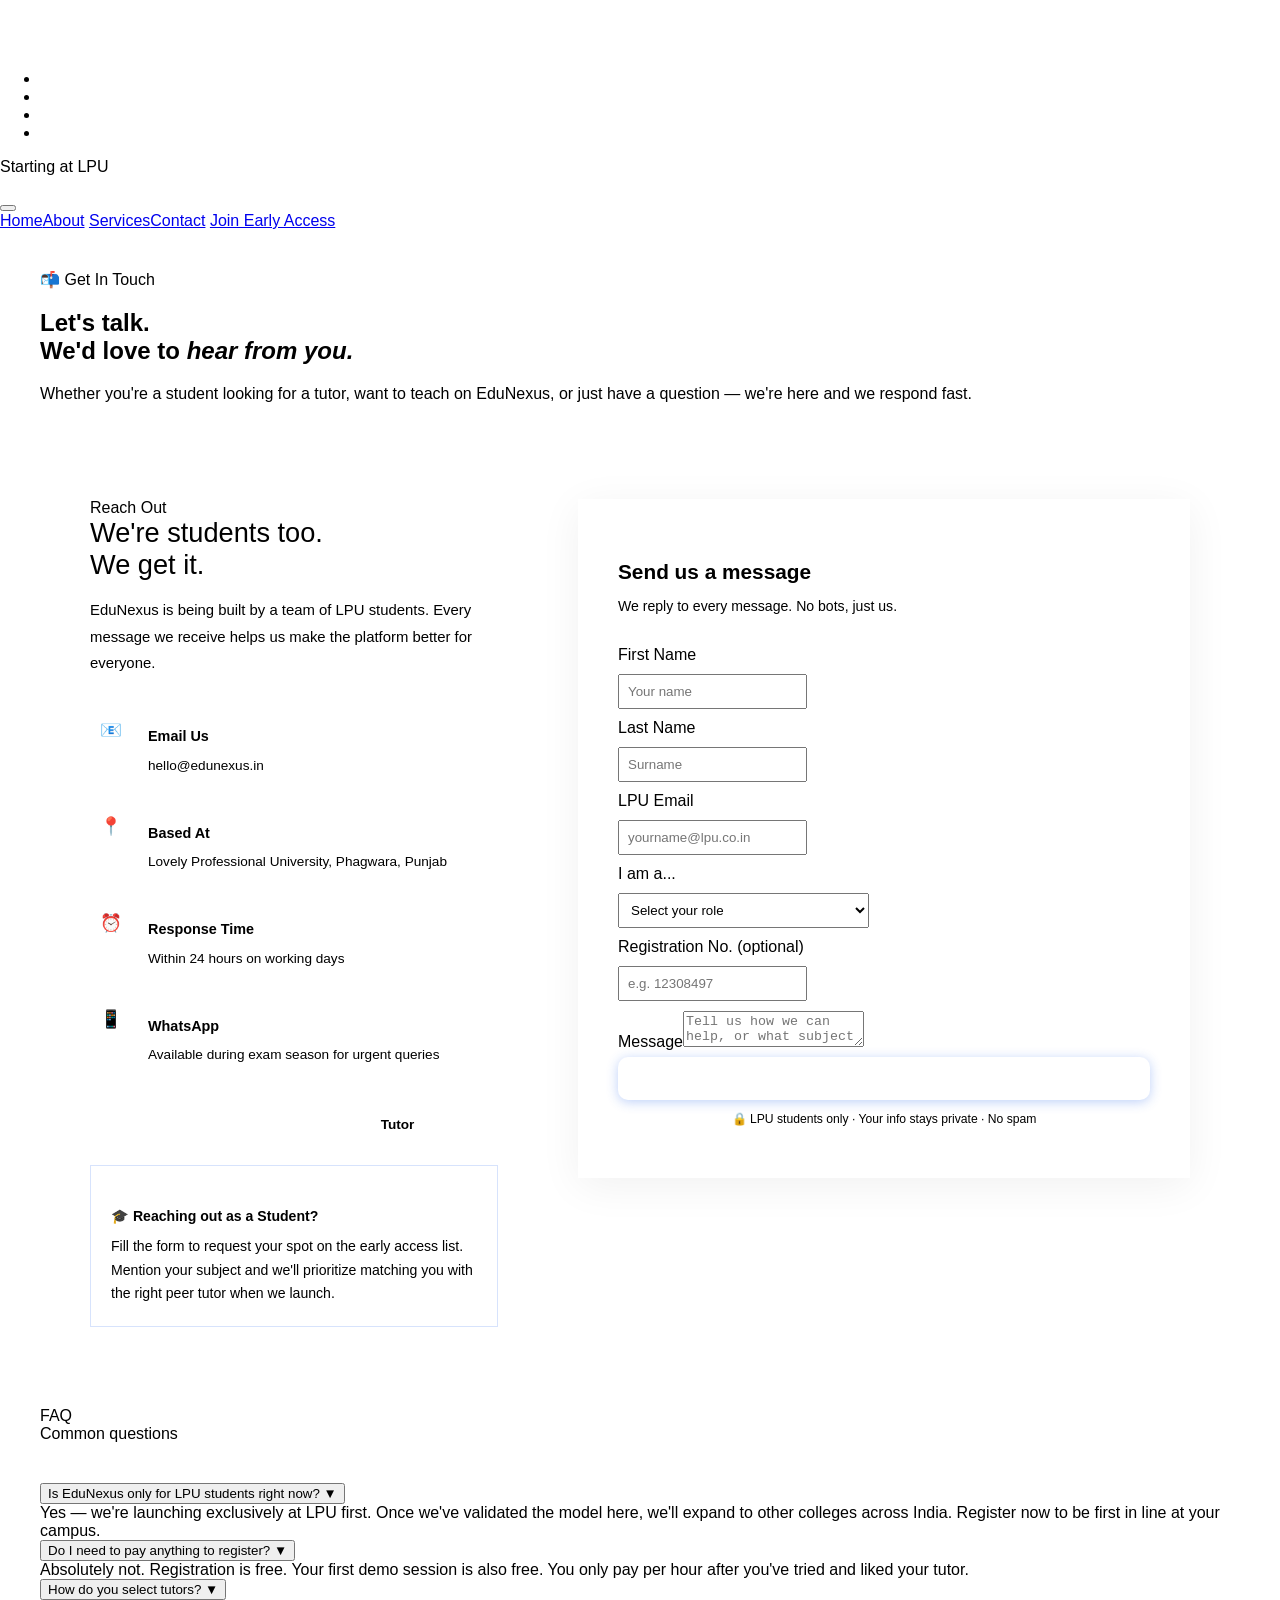
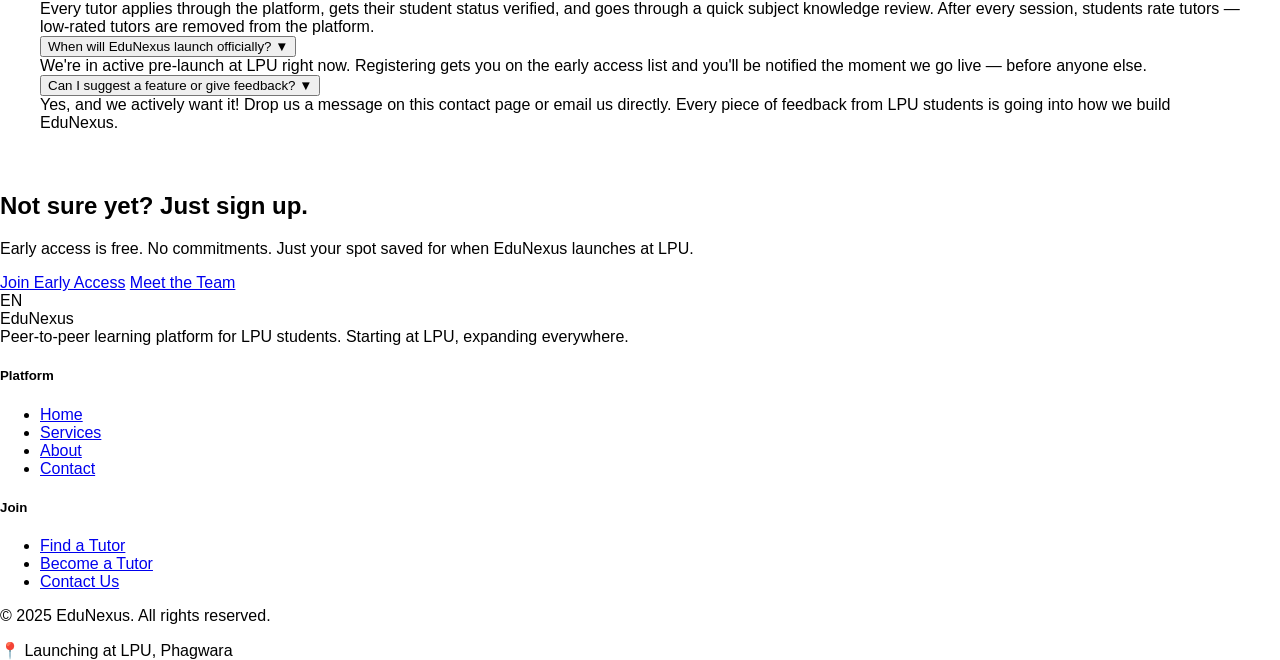
<file: EduNexus/contact.html>
<!DOCTYPE html>
<html lang="en">
<head>
<meta charset="UTF-8">
<meta name="viewport" content="width=device-width, initial-scale=1.0">
<title>Contact — EduNexus</title>
<link rel="stylesheet" href="styles.css">
<style>
/* ─── CONTACT LAYOUT ─── */
.contact-layout {
  display: grid; grid-template-columns: 1fr 1.5fr;
  gap: 5rem; max-width: 1100px; margin: 0 auto;
}
@media (max-width: 860px) { .contact-layout { grid-template-columns: 1fr; gap: 3rem; } }

/* ─── INFO SIDE ─── */
.contact-items { display: flex; flex-direction: column; gap: 1.2rem; margin: 2rem 0; }
.contact-item { display: flex; align-items: flex-start; gap: 1rem; }
.ci-icon {
  width: 42px; height: 42px; border-radius: 11px; flex-shrink: 0;
  background: var(--primary-soft); display: flex; align-items: center;
  justify-content: center; font-size: 1.1rem;
}
.ci-text h4 { font-family: 'Bricolage Grotesque', sans-serif; font-weight: 700; font-size: 0.9rem; margin-bottom: 2px; }
.ci-text p { font-size: 0.85rem; color: var(--muted); }

/* ─── ROLE SWITCH ─── */
.role-tabs { display: flex; gap: 6px; margin: 1.5rem 0; }
.rtab {
  flex: 1; padding: 9px; border-radius: 9px;
  font-size: 0.85rem; font-weight: 600; cursor: pointer;
  border: 1.5px solid var(--border); background: transparent; color: var(--muted);
  transition: all .2s; font-family: inherit; text-align: center;
}
.rtab.active { background: var(--primary); color: #fff; border-color: var(--primary); }
.role-info-box {
  background: var(--primary-soft); border: 1.5px solid rgba(37,99,235,0.18);
  border-radius: var(--radius); padding: 20px;
  font-size: 0.88rem; color: var(--ink-2); line-height: 1.7;
}
.role-info-box.green {
  background: var(--green-soft); border-color: rgba(22,163,74,0.18);
}
.role-info-box h4 { font-family: 'Bricolage Grotesque', sans-serif; font-weight: 700; margin-bottom: 6px; }

/* ─── FORM CARD ─── */
.form-card {
  background: var(--surface); border: 1.5px solid var(--border);
  border-radius: var(--radius-lg); padding: 40px;
  box-shadow: 0 8px 40px rgba(0,0,0,0.06);
}
.form-card h3 { font-family: 'Bricolage Grotesque', sans-serif; font-weight: 700; font-size: 1.3rem; margin-bottom: 0.4rem; }
.form-card > p { font-size: 0.88rem; color: var(--muted); margin-bottom: 2rem; }
.submit-btn {
  width: 100%; padding: 13px; border-radius: 10px;
  background: var(--primary); color: #fff;
  font-size: 0.95rem; font-weight: 600; border: none;
  cursor: pointer; font-family: inherit; transition: all .2s;
  box-shadow: 0 2px 12px rgba(37,99,235,0.3); margin-top: 6px;
}
.submit-btn:hover { background: var(--primary-dark); transform: translateY(-1px); }
.form-note { text-align: center; font-size: 0.76rem; color: var(--muted); margin-top: 12px; }
.success-state { display: none; text-align: center; padding: 2rem 0; }
.success-state.show { display: block; }
.success-state .s-icon { font-size: 3rem; margin-bottom: 1rem; }
.success-state h3 { font-family: 'Bricolage Grotesque', sans-serif; font-weight: 700; font-size: 1.2rem; margin-bottom: 0.5rem; }
.success-state p { font-size: 0.88rem; color: var(--muted); margin-bottom: 1.5rem; }
</style>
</head>
<body>

<!-- NAV -->
<nav>
  <a href="index.html" class="logo"><div class="logo-mark">EN</div>EduNexus</a>
  <ul class="nav-links-list">
    <li><a href="index.html">Home</a></li>
    <li><a href="about.html">About</a></li>
    <li><a href="services.html">Services</a></li>
    <li><a href="contact.html" class="active">Contact</a></li>
  </ul>
  <div class="nav-right">
    <div class="nav-pill"><span class="lpu-dot"></span>Starting at LPU</div>
    <a href="index.html#register" class="btn btn-primary">Join Early Access</a>
  </div>
  <button class="hamburger" aria-label="Menu"><span></span><span></span><span></span></button>
</nav>
<div class="mobile-nav">
  <a href="index.html">Home</a><a href="about.html">About</a>
  <a href="services.html">Services</a><a href="contact.html">Contact</a>
  <a href="index.html#register" class="btn btn-primary" style="margin-top:0.5rem;text-align:center;justify-content:center;">Join Early Access</a>
</div>

<!-- PAGE HERO -->
<section class="page-hero">
  <div class="page-hero-eyebrow">📬 Get In Touch</div>
  <h1>Let's talk.<br>We'd love to <em>hear from you.</em></h1>
  <p>Whether you're a student looking for a tutor, want to teach on EduNexus, or just have a question — we're here and we respond fast.</p>
</section>

<!-- CONTACT SECTION -->
<section class="section">
  <div class="contact-layout">

    <!-- LEFT: INFO -->
    <div class="reveal">
      <div class="section-kicker">Reach Out</div>
      <div class="section-h" style="font-size:1.7rem;margin-bottom:1rem;">We're students too.<br>We get it.</div>
      <p style="color:var(--ink-2);font-size:0.93rem;line-height:1.8;">EduNexus is being built by a team of LPU students. Every message we receive helps us make the platform better for everyone.</p>

      <div class="contact-items">
        <div class="contact-item">
          <div class="ci-icon">📧</div>
          <div class="ci-text"><h4>Email Us</h4><p>hello@edunexus.in</p></div>
        </div>
        <div class="contact-item">
          <div class="ci-icon">📍</div>
          <div class="ci-text"><h4>Based At</h4><p>Lovely Professional University, Phagwara, Punjab</p></div>
        </div>
        <div class="contact-item">
          <div class="ci-icon">⏰</div>
          <div class="ci-text"><h4>Response Time</h4><p>Within 24 hours on working days</p></div>
        </div>
        <div class="contact-item">
          <div class="ci-icon">📱</div>
          <div class="ci-text"><h4>WhatsApp</h4><p>Available during exam season for urgent queries</p></div>
        </div>
      </div>

      <div class="role-tabs">
        <button class="rtab active" onclick="switchRole('student',this)">Student</button>
        <button class="rtab" onclick="switchRole('tutor',this)">Tutor</button>
      </div>
      <div id="role-student">
        <div class="role-info-box">
          <h4>🎓 Reaching out as a Student?</h4>
          Fill the form to request your spot on the early access list. Mention your subject and we'll prioritize matching you with the right peer tutor when we launch.
        </div>
      </div>
      <div id="role-tutor" style="display:none;">
        <div class="role-info-box green">
          <h4>📚 Reaching out as a Tutor?</h4>
          Tell us your subjects and CGPA in the message. We'll review your profile and get you onboarded as one of EduNexus's first verified peer tutors.
        </div>
      </div>
    </div>

    <!-- RIGHT: FORM -->
    <div class="reveal">
      <div class="form-card">
        <h3>Send us a message</h3>
        <p>We reply to every message. No bots, just us.</p>

        <div id="form-section">
          <div class="form-row">
            <div class="form-group"><label>First Name</label><input type="text" id="c-fname" placeholder="Your name"></div>
            <div class="form-group"><label>Last Name</label><input type="text" id="c-lname" placeholder="Surname"></div>
          </div>
          <div class="form-group"><label>LPU Email</label><input type="email" id="c-email" placeholder="yourname@lpu.co.in"></div>
          <div class="form-group">
            <label>I am a...</label>
            <select id="c-role">
              <option value="">Select your role</option>
              <option>Student — looking for a tutor</option>
              <option>Tutor — want to join EduNexus</option>
              <option>Parent — finding a tutor for my child</option>
              <option>Other</option>
            </select>
          </div>
          <div class="form-group"><label>Registration No. (optional)</label><input type="text" id="c-reg" placeholder="e.g. 12308497"></div>
          <div class="form-group"><label>Message</label><textarea id="c-msg" placeholder="Tell us how we can help, or what subject you need help with..."></textarea></div>
          <button class="submit-btn" onclick="submitContact()">Send Message →</button>
          <p class="form-note">🔒 LPU students only · Your info stays private · No spam</p>
        </div>

        <div class="success-state" id="c-success">
          <div class="s-icon">🎉</div>
          <h3>Message received!</h3>
          <p>Thanks for reaching out. We'll reply to your LPU email within 24 hours. In the meantime, explore what EduNexus has to offer.</p>
          <div style="display:flex;gap:1rem;justify-content:center;flex-wrap:wrap;">
            <a href="services.html" class="btn btn-primary">Explore Services</a>
            <button onclick="resetContact()" class="btn btn-ghost">Send Another</button>
          </div>
        </div>
      </div>
    </div>
  </div>
</section>

<!-- FAQ -->
<section class="section section-surface">
  <div class="section-kicker">FAQ</div>
  <div class="section-h">Common questions</div>
  <div class="faq-list" style="margin-top:2.5rem;">
    <div class="faq-item"><button class="faq-q" onclick="toggleFaq(this)">Is EduNexus only for LPU students right now? <span class="arrow">▼</span></button><div class="faq-a"><div class="faq-a-inner">Yes — we're launching exclusively at LPU first. Once we've validated the model here, we'll expand to other colleges across India. Register now to be first in line at your campus.</div></div></div>
    <div class="faq-item"><button class="faq-q" onclick="toggleFaq(this)">Do I need to pay anything to register? <span class="arrow">▼</span></button><div class="faq-a"><div class="faq-a-inner">Absolutely not. Registration is free. Your first demo session is also free. You only pay per hour after you've tried and liked your tutor.</div></div></div>
    <div class="faq-item"><button class="faq-q" onclick="toggleFaq(this)">How do you select tutors? <span class="arrow">▼</span></button><div class="faq-a"><div class="faq-a-inner">Every tutor applies through the platform, gets their student status verified, and goes through a quick subject knowledge review. After every session, students rate tutors — low-rated tutors are removed from the platform.</div></div></div>
    <div class="faq-item"><button class="faq-q" onclick="toggleFaq(this)">When will EduNexus launch officially? <span class="arrow">▼</span></button><div class="faq-a"><div class="faq-a-inner">We're in active pre-launch at LPU right now. Registering gets you on the early access list and you'll be notified the moment we go live — before anyone else.</div></div></div>
    <div class="faq-item"><button class="faq-q" onclick="toggleFaq(this)">Can I suggest a feature or give feedback? <span class="arrow">▼</span></button><div class="faq-a"><div class="faq-a-inner">Yes, and we actively want it! Drop us a message on this contact page or email us directly. Every piece of feedback from LPU students is going into how we build EduNexus.</div></div></div>
  </div>
</section>

<!-- CTA -->
<div class="cta-wrap">
  <h2>Not sure yet? Just sign up.</h2>
  <p>Early access is free. No commitments. Just your spot saved for when EduNexus launches at LPU.</p>
  <div class="cta-btns">
    <a href="index.html#register" class="btn btn-white">Join Early Access</a>
    <a href="about.html" class="btn btn-outline-white">Meet the Team</a>
  </div>
</div>

<!-- FOOTER -->
<footer>
  <div class="footer-top">
    <div>
      <div class="footer-logo"><div class="logo-mark">EN</div>EduNexus</div>
      <div class="footer-tagline">Peer-to-peer learning platform for LPU students. Starting at LPU, expanding everywhere.</div>
    </div>
    <div class="footer-links">
      <div class="footer-col"><h5>Platform</h5><ul><li><a href="index.html">Home</a></li><li><a href="services.html">Services</a></li><li><a href="about.html">About</a></li><li><a href="contact.html">Contact</a></li></ul></div>
      <div class="footer-col"><h5>Join</h5><ul><li><a href="index.html#register">Find a Tutor</a></li><li><a href="index.html#register">Become a Tutor</a></li><li><a href="contact.html">Contact Us</a></li></ul></div>
    </div>
  </div>
  <div class="footer-bottom">
    <p>© 2025 EduNexus. All rights reserved.</p>
    <div class="lpu-tag">📍 Launching at LPU, Phagwara</div>
  </div>
</footer>

<script src="script.js"></script>
<script>
function switchRole(role, btn) {
  document.querySelectorAll('.rtab').forEach(t => t.classList.remove('active'));
  btn.classList.add('active');
  document.getElementById('role-student').style.display = role === 'student' ? 'block' : 'none';
  document.getElementById('role-tutor').style.display = role === 'tutor' ? 'block' : 'none';
}
function submitContact() {
  const fname = document.getElementById('c-fname').value.trim();
  const email = document.getElementById('c-email').value.trim();
  const role = document.getElementById('c-role').value;
  if (!fname || !email || !role) {
    [document.getElementById('c-fname'), document.getElementById('c-email'), document.getElementById('c-role')].forEach(el => {
      if (!el.value.trim()) { el.style.borderColor='#ef4444'; setTimeout(()=>el.style.borderColor='',2000); }
    }); return;
  }
  document.getElementById('form-section').style.display = 'none';
  document.getElementById('c-success').classList.add('show');
}
function resetContact() {
  ['c-fname','c-lname','c-email','c-role','c-reg','c-msg'].forEach(id => {
    const el = document.getElementById(id); if (el) el.value = '';
  });
  document.getElementById('form-section').style.display = 'block';
  document.getElementById('c-success').classList.remove('show');
}
</script>
</body>
</html>
</file>
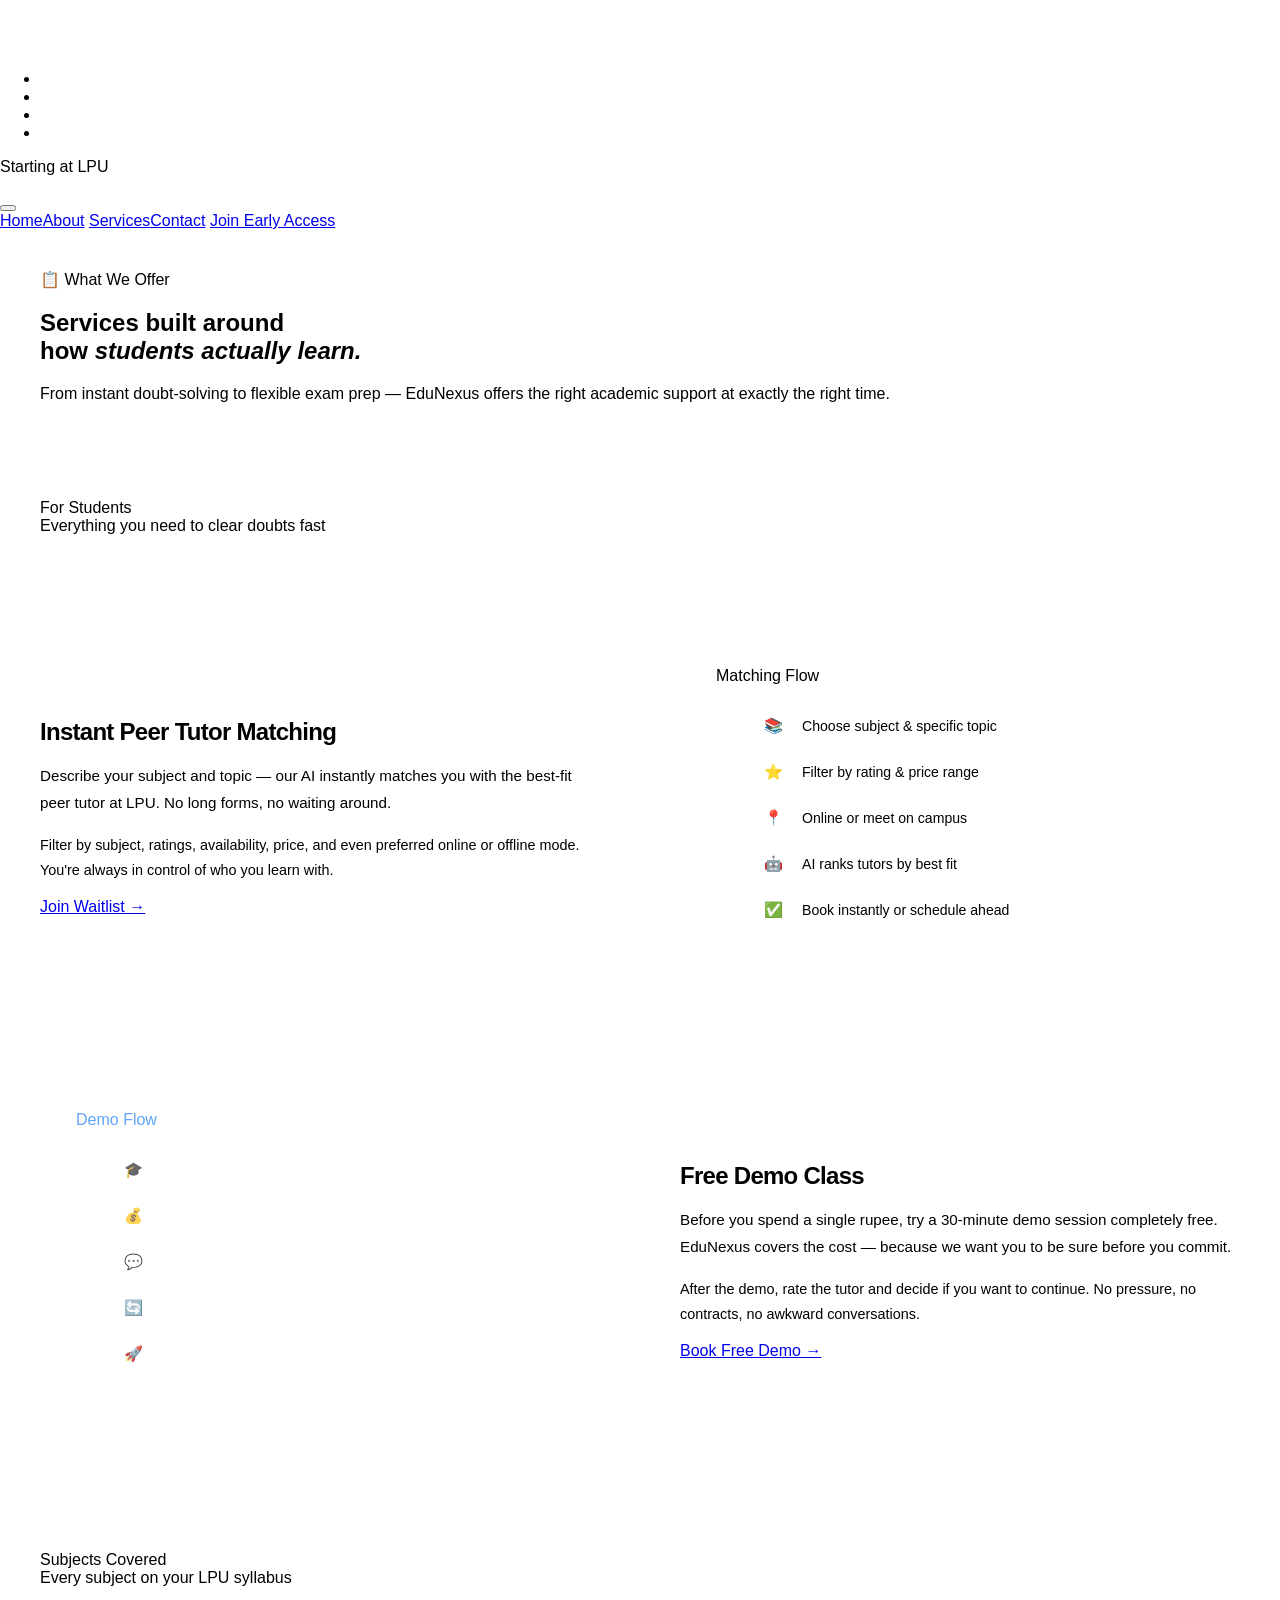
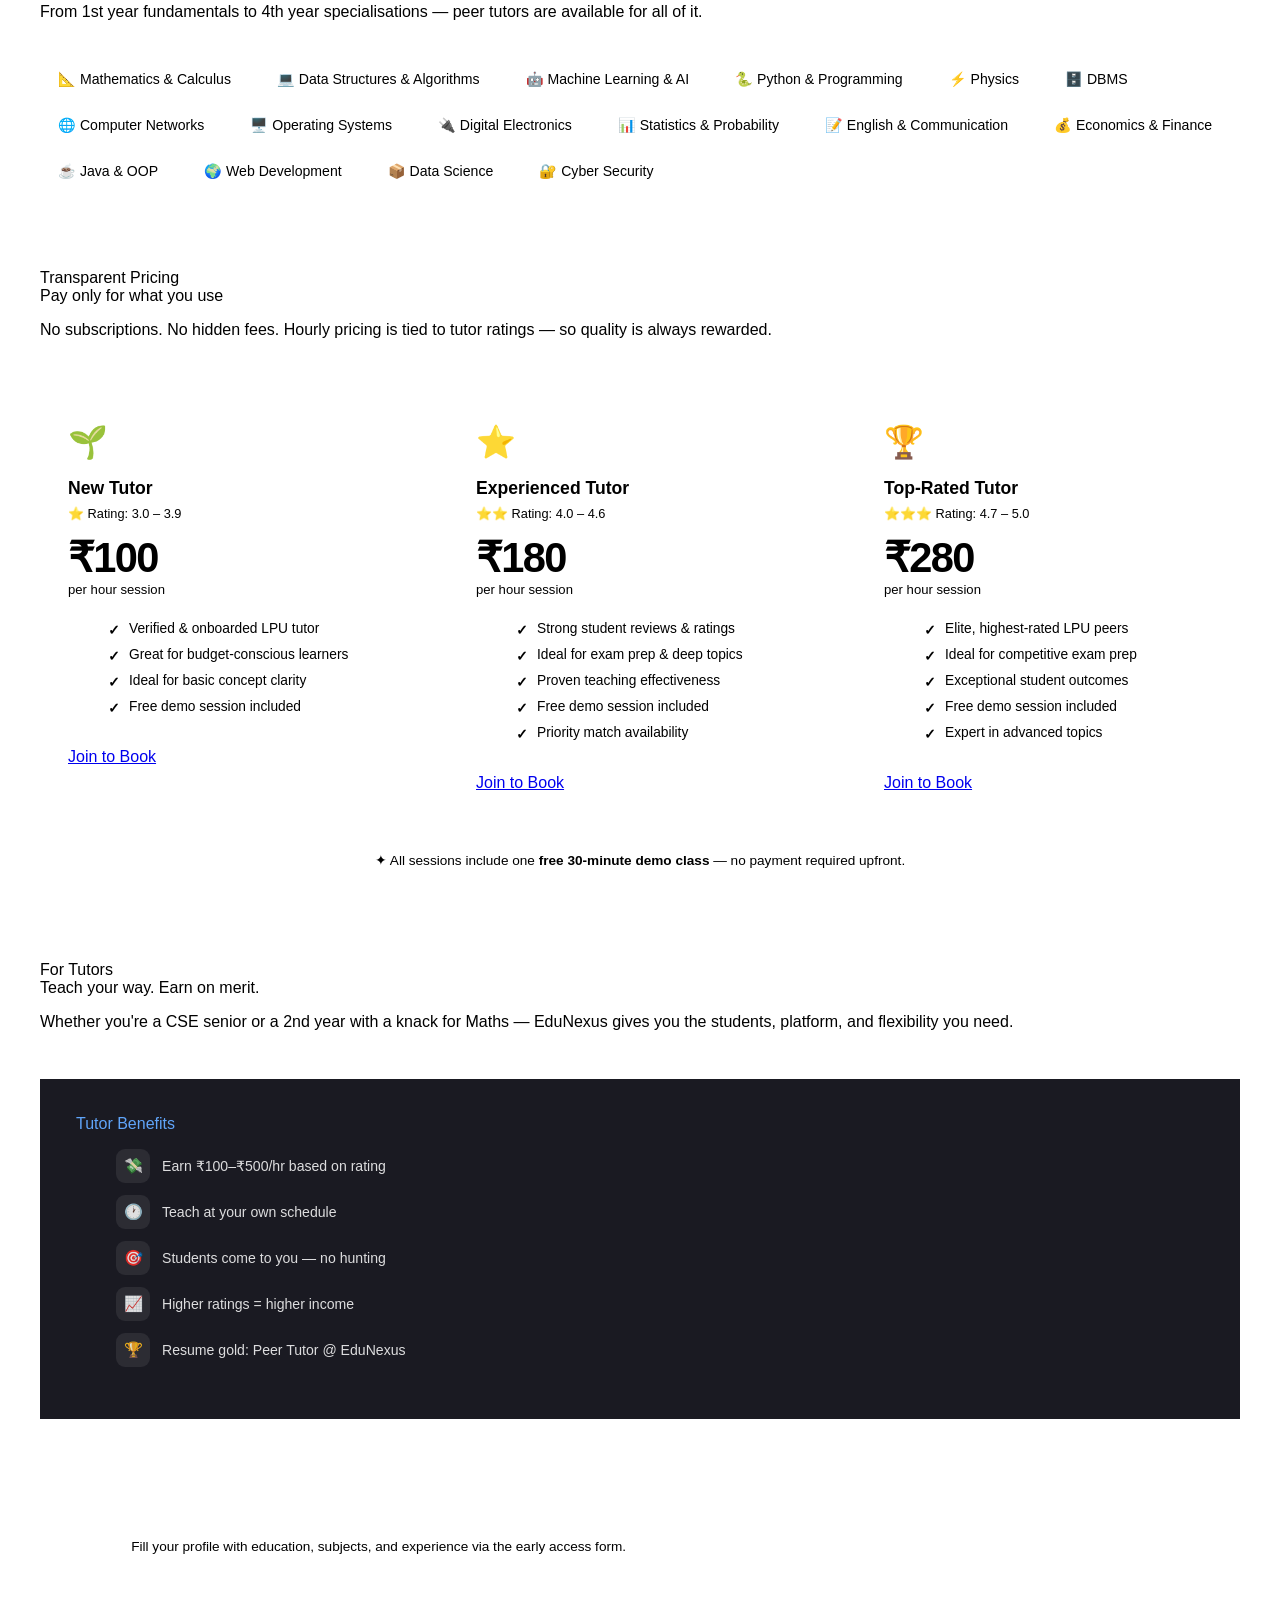
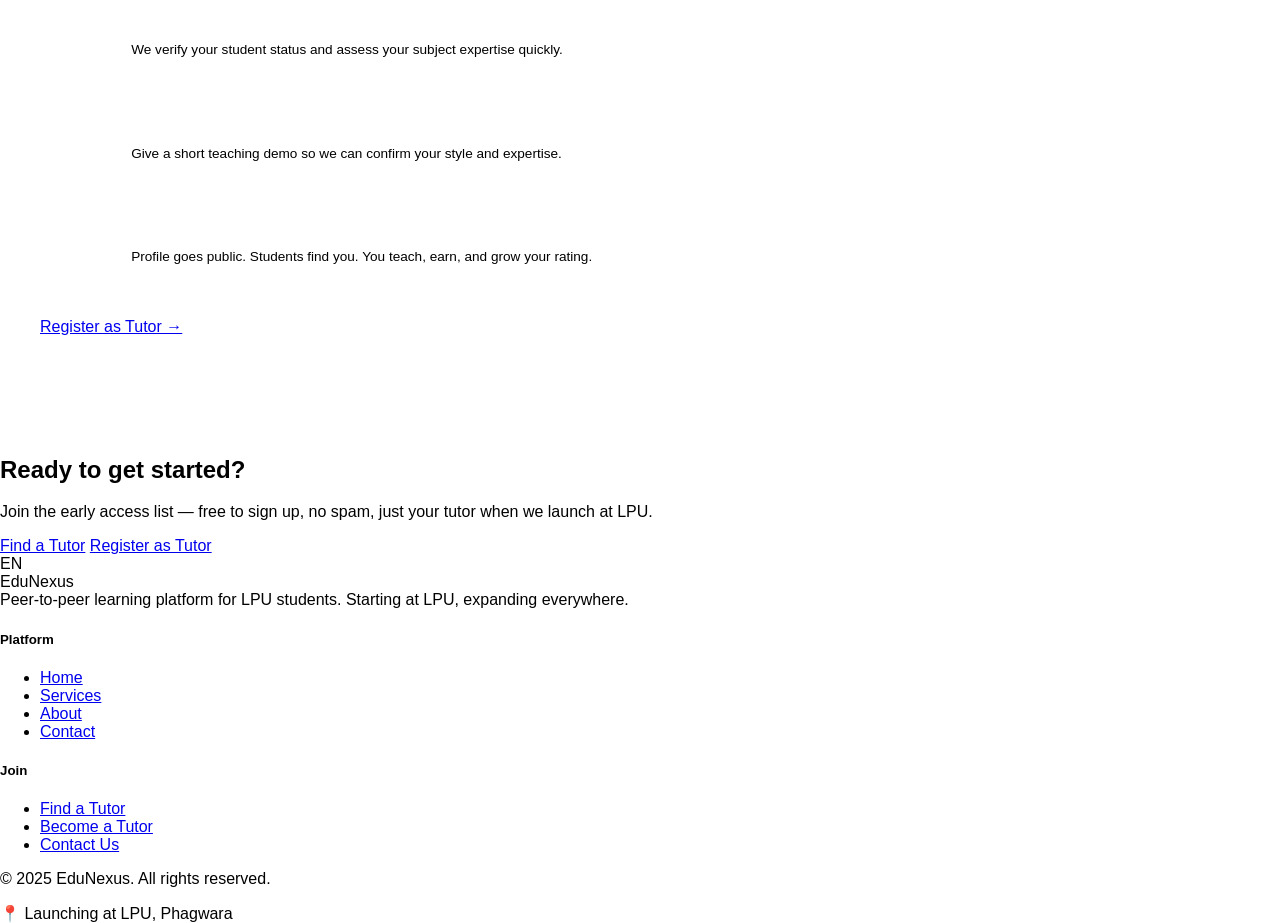
<file: EduNexus/services.html>
<!DOCTYPE html>
<html lang="en">
<head>
<meta charset="UTF-8">
<meta name="viewport" content="width=device-width, initial-scale=1.0">
<title>Services — EduNexus</title>
<link rel="stylesheet" href="styles.css">
<style>
/* ─── PRICING GRID ─── */
.pricing-grid {
  display: grid; grid-template-columns: repeat(3, 1fr);
  gap: 1.5rem; margin-top: 3rem;
}
@media (max-width: 760px) { .pricing-grid { grid-template-columns: 1fr; } }
.price-card {
  background: var(--surface); border: 1.5px solid var(--border);
  border-radius: var(--radius-lg); padding: 36px 28px;
  position: relative; transition: all .25s;
}
.price-card:hover { transform: translateY(-4px); box-shadow: 0 12px 40px rgba(0,0,0,0.08); }
.price-card.featured { border-color: var(--primary); background: var(--primary-soft); }
.featured-tag {
  position: absolute; top: -13px; left: 50%; transform: translateX(-50%);
  background: var(--primary); color: #fff;
  padding: 3px 14px; border-radius: 99px; font-size: 0.75rem; font-weight: 700;
  white-space: nowrap;
}
.price-emoji { font-size: 2rem; margin-bottom: 1rem; }
.price-card h3 { font-family: 'Bricolage Grotesque', sans-serif; font-weight: 700; font-size: 1.1rem; margin-bottom: 0.4rem; }
.price-card .rating-range { font-size: 0.8rem; color: var(--muted); margin-bottom: 1rem; }
.price-amount {
  font-family: 'Bricolage Grotesque', sans-serif; font-size: 2.6rem;
  font-weight: 800; color: var(--primary); letter-spacing: -0.04em;
  line-height: 1; margin-bottom: 0.2rem;
}
.price-per { font-size: 0.82rem; color: var(--muted); margin-bottom: 1.5rem; }
.price-list { list-style: none; display: flex; flex-direction: column; gap: 9px; margin-bottom: 2rem; }
.price-list li { display: flex; align-items: flex-start; gap: 9px; font-size: 0.86rem; color: var(--ink-2); }
.price-list li::before { content: '✓'; color: var(--primary); font-weight: 700; flex-shrink: 0; margin-top: 1px; }

/* ─── SERVICE ROWS ─── */
.service-row { display: grid; grid-template-columns: 1fr 1fr; gap: 5rem; align-items: center; padding: 3rem 0; border-top: 1px solid var(--border); }
@media (max-width: 760px) { .service-row { grid-template-columns: 1fr; gap: 2rem; } }
.service-row:first-of-type { border-top: none; padding-top: 0; }
.service-row.flip .service-box { order: -1; }
@media (max-width: 760px) { .service-row.flip .service-box { order: 0; } }
.service-box { background: var(--surface); border-radius: var(--radius-lg); padding: 36px; border: 1.5px solid var(--border); }
.service-box.dark { background: var(--ink); border-color: transparent; }
.service-feature-list { list-style: none; display: flex; flex-direction: column; gap: 12px; margin-top: 1.5rem; }
.service-feature-list li { display: flex; align-items: center; gap: 12px; font-size: 0.88rem; }
.sfl-icon {
  width: 34px; height: 34px; border-radius: 9px; flex-shrink: 0;
  background: var(--primary-soft); display: flex; align-items: center; justify-content: center;
  font-size: 0.95rem;
}
.dark .sfl-icon { background: rgba(255,255,255,0.08); }
.dark .service-feature-list li { color: rgba(255,255,255,0.8); }

/* ─── PROCESS STEPS ─── */
.process-list { list-style: none; display: flex; flex-direction: column; gap: 0; margin-top: 1.5rem; }
.process-item { display: flex; gap: 1.2rem; align-items: flex-start; padding-bottom: 1.5rem; position: relative; }
.process-item:not(:last-child)::after {
  content: ''; position: absolute; left: 15px; top: 34px;
  width: 2px; height: calc(100% - 10px);
  background: var(--border);
}
.p-circle {
  width: 32px; height: 32px; border-radius: 50%; flex-shrink: 0;
  background: var(--primary); color: #fff;
  display: flex; align-items: center; justify-content: center;
  font-family: 'Bricolage Grotesque', sans-serif; font-weight: 700; font-size: 0.8rem;
  position: relative; z-index: 1;
}
.p-content h4 { font-family: 'Bricolage Grotesque', sans-serif; font-weight: 700; font-size: 0.95rem; margin-bottom: 3px; }
.p-content p { font-size: 0.85rem; color: var(--muted); }

/* ─── SUBJECTS ─── */
.subjects-grid { display: flex; flex-wrap: wrap; gap: 10px; margin-top: 2.5rem; }
.subj-pill {
  display: flex; align-items: center; gap: 8px;
  background: var(--bg); border: 1.5px solid var(--border);
  border-radius: 10px; padding: 10px 18px;
  font-size: 0.88rem; font-weight: 500; transition: all .2s; cursor: default;
}
.subj-pill:hover { border-color: var(--primary); color: var(--primary); background: var(--primary-soft); }
</style>
</head>
<body>

<!-- NAV -->
<nav>
  <a href="index.html" class="logo"><div class="logo-mark">EN</div>EduNexus</a>
  <ul class="nav-links-list">
    <li><a href="index.html">Home</a></li>
    <li><a href="about.html">About</a></li>
    <li><a href="services.html" class="active">Services</a></li>
    <li><a href="contact.html">Contact</a></li>
  </ul>
  <div class="nav-right">
    <div class="nav-pill"><span class="lpu-dot"></span>Starting at LPU</div>
    <a href="index.html#register" class="btn btn-primary">Join Early Access</a>
  </div>
  <button class="hamburger" aria-label="Menu"><span></span><span></span><span></span></button>
</nav>
<div class="mobile-nav">
  <a href="index.html">Home</a><a href="about.html">About</a>
  <a href="services.html">Services</a><a href="contact.html">Contact</a>
  <a href="index.html#register" class="btn btn-primary" style="margin-top:0.5rem;text-align:center;justify-content:center;">Join Early Access</a>
</div>

<!-- PAGE HERO -->
<section class="page-hero">
  <div class="page-hero-eyebrow">📋 What We Offer</div>
  <h1>Services built around<br>how <em>students actually learn.</em></h1>
  <p>From instant doubt-solving to flexible exam prep — EduNexus offers the right academic support at exactly the right time.</p>
</section>

<!-- FOR STUDENTS -->
<section class="section">
  <div class="section-kicker">For Students</div>
  <div class="section-h" style="margin-bottom:3rem;">Everything you need to clear doubts fast</div>

  <div class="service-row">
    <div class="reveal">
      <h3 style="font-family:'Bricolage Grotesque',sans-serif;font-size:1.5rem;font-weight:800;letter-spacing:-0.03em;margin-bottom:1rem;">Instant Peer Tutor Matching</h3>
      <p style="color:var(--ink-2);font-size:0.95rem;line-height:1.8;margin-bottom:1rem;">Describe your subject and topic — our AI instantly matches you with the best-fit peer tutor at LPU. No long forms, no waiting around.</p>
      <p style="color:var(--muted);font-size:0.9rem;line-height:1.75;">Filter by subject, ratings, availability, price, and even preferred online or offline mode. You're always in control of who you learn with.</p>
      <a href="index.html#register" class="btn btn-primary" style="margin-top:1.5rem;">Join Waitlist →</a>
    </div>
    <div class="service-box reveal">
      <div class="section-kicker">Matching Flow</div>
      <ul class="service-feature-list">
        <li><div class="sfl-icon">📚</div> Choose subject & specific topic</li>
        <li><div class="sfl-icon">⭐</div> Filter by rating & price range</li>
        <li><div class="sfl-icon">📍</div> Online or meet on campus</li>
        <li><div class="sfl-icon">🤖</div> AI ranks tutors by best fit</li>
        <li><div class="sfl-icon">✅</div> Book instantly or schedule ahead</li>
      </ul>
    </div>
  </div>

  <div class="service-row flip">
    <div class="reveal">
      <h3 style="font-family:'Bricolage Grotesque',sans-serif;font-size:1.5rem;font-weight:800;letter-spacing:-0.03em;margin-bottom:1rem;">Free Demo Class</h3>
      <p style="color:var(--ink-2);font-size:0.95rem;line-height:1.8;margin-bottom:1rem;">Before you spend a single rupee, try a 30-minute demo session completely free. EduNexus covers the cost — because we want you to be sure before you commit.</p>
      <p style="color:var(--muted);font-size:0.9rem;line-height:1.75;">After the demo, rate the tutor and decide if you want to continue. No pressure, no contracts, no awkward conversations.</p>
      <a href="index.html#register" class="btn btn-primary" style="margin-top:1.5rem;">Book Free Demo →</a>
    </div>
    <div class="service-box dark reveal">
      <div class="section-kicker" style="color:#60a5fa;">Demo Flow</div>
      <ul class="service-feature-list">
        <li><div class="sfl-icon">🎓</div> 30-minute free session</li>
        <li><div class="sfl-icon">💰</div> Fully funded by EduNexus</li>
        <li><div class="sfl-icon">💬</div> Rate the tutor after class</li>
        <li><div class="sfl-icon">🔄</div> Try another tutor if needed</li>
        <li><div class="sfl-icon">🚀</div> Continue with paid hourly sessions</li>
      </ul>
    </div>
  </div>
</section>

<!-- SUBJECTS -->
<section class="section section-surface">
  <div class="section-kicker">Subjects Covered</div>
  <div class="section-h">Every subject on your LPU syllabus</div>
  <p class="section-p">From 1st year fundamentals to 4th year specialisations — peer tutors are available for all of it.</p>
  <div class="subjects-grid">
    <div class="subj-pill">📐 Mathematics & Calculus</div>
    <div class="subj-pill">💻 Data Structures & Algorithms</div>
    <div class="subj-pill">🤖 Machine Learning & AI</div>
    <div class="subj-pill">🐍 Python & Programming</div>
    <div class="subj-pill">⚡ Physics</div>
    <div class="subj-pill">🗄️ DBMS</div>
    <div class="subj-pill">🌐 Computer Networks</div>
    <div class="subj-pill">🖥️ Operating Systems</div>
    <div class="subj-pill">🔌 Digital Electronics</div>
    <div class="subj-pill">📊 Statistics & Probability</div>
    <div class="subj-pill">📝 English & Communication</div>
    <div class="subj-pill">💰 Economics & Finance</div>
    <div class="subj-pill">☕ Java & OOP</div>
    <div class="subj-pill">🌍 Web Development</div>
    <div class="subj-pill">📦 Data Science</div>
    <div class="subj-pill">🔐 Cyber Security</div>
  </div>
</section>

<!-- PRICING -->
<section class="section">
  <div class="section-kicker">Transparent Pricing</div>
  <div class="section-h">Pay only for what you use</div>
  <p class="section-p">No subscriptions. No hidden fees. Hourly pricing is tied to tutor ratings — so quality is always rewarded.</p>
  <div class="pricing-grid">
    <div class="price-card reveal">
      <div class="price-emoji">🌱</div>
      <h3>New Tutor</h3>
      <div class="rating-range">⭐ Rating: 3.0 – 3.9</div>
      <div class="price-amount">₹100</div>
      <div class="price-per">per hour session</div>
      <ul class="price-list">
        <li>Verified & onboarded LPU tutor</li>
        <li>Great for budget-conscious learners</li>
        <li>Ideal for basic concept clarity</li>
        <li>Free demo session included</li>
      </ul>
      <a href="index.html#register" class="btn btn-ghost" style="width:100%;justify-content:center;">Join to Book</a>
    </div>
    <div class="price-card featured reveal">
      <div class="featured-tag">Most Popular</div>
      <div class="price-emoji">⭐</div>
      <h3>Experienced Tutor</h3>
      <div class="rating-range">⭐⭐ Rating: 4.0 – 4.6</div>
      <div class="price-amount">₹180</div>
      <div class="price-per">per hour session</div>
      <ul class="price-list">
        <li>Strong student reviews & ratings</li>
        <li>Ideal for exam prep & deep topics</li>
        <li>Proven teaching effectiveness</li>
        <li>Free demo session included</li>
        <li>Priority match availability</li>
      </ul>
      <a href="index.html#register" class="btn btn-primary" style="width:100%;justify-content:center;">Join to Book</a>
    </div>
    <div class="price-card reveal">
      <div class="price-emoji">🏆</div>
      <h3>Top-Rated Tutor</h3>
      <div class="rating-range">⭐⭐⭐ Rating: 4.7 – 5.0</div>
      <div class="price-amount">₹280</div>
      <div class="price-per">per hour session</div>
      <ul class="price-list">
        <li>Elite, highest-rated LPU peers</li>
        <li>Ideal for competitive exam prep</li>
        <li>Exceptional student outcomes</li>
        <li>Free demo session included</li>
        <li>Expert in advanced topics</li>
      </ul>
      <a href="index.html#register" class="btn btn-ghost" style="width:100%;justify-content:center;">Join to Book</a>
    </div>
  </div>
  <p style="text-align:center;margin-top:1.5rem;font-size:0.85rem;color:var(--muted);">✦ All sessions include one <strong style="color:var(--ink);">free 30-minute demo class</strong> — no payment required upfront.</p>
</section>

<!-- FOR TUTORS -->
<section class="section section-dark">
  <div class="section-kicker">For Tutors</div>
  <div class="section-h">Teach your way. Earn on merit.</div>
  <p class="section-p" style="margin-bottom:3rem;">Whether you're a CSE senior or a 2nd year with a knack for Maths — EduNexus gives you the students, platform, and flexibility you need.</p>
  <div class="dual-section">
    <div class="service-box reveal" style="background:#1a1a22;border-color:rgba(255,255,255,0.08);">
      <div class="section-kicker" style="color:#60a5fa;">Tutor Benefits</div>
      <ul class="service-feature-list" style="margin-top:1rem;">
        <li style="color:rgba(255,255,255,0.85);"><div class="sfl-icon" style="background:rgba(255,255,255,0.08);">💸</div> Earn ₹100–₹500/hr based on rating</li>
        <li style="color:rgba(255,255,255,0.85);"><div class="sfl-icon" style="background:rgba(255,255,255,0.08);">🕐</div> Teach at your own schedule</li>
        <li style="color:rgba(255,255,255,0.85);"><div class="sfl-icon" style="background:rgba(255,255,255,0.08);">🎯</div> Students come to you — no hunting</li>
        <li style="color:rgba(255,255,255,0.85);"><div class="sfl-icon" style="background:rgba(255,255,255,0.08);">📈</div> Higher ratings = higher income</li>
        <li style="color:rgba(255,255,255,0.85);"><div class="sfl-icon" style="background:rgba(255,255,255,0.08);">🏆</div> Resume gold: Peer Tutor @ EduNexus</li>
      </ul>
    </div>
    <div class="reveal">
      <h3 style="font-family:'Bricolage Grotesque',sans-serif;font-weight:800;font-size:1.3rem;letter-spacing:-0.03em;color:#fff;margin-bottom:1.5rem;">Tutor Onboarding Process</h3>
      <ul class="process-list">
        <li class="process-item"><div class="p-circle">1</div><div class="p-content"><h4 style="color:#fff;">Submit Your Application</h4><p>Fill your profile with education, subjects, and experience via the early access form.</p></div></li>
        <li class="process-item"><div class="p-circle">2</div><div class="p-content"><h4 style="color:#fff;">Profile Review</h4><p>We verify your student status and assess your subject expertise quickly.</p></div></li>
        <li class="process-item"><div class="p-circle">3</div><div class="p-content"><h4 style="color:#fff;">Demo Evaluation</h4><p>Give a short teaching demo so we can confirm your style and expertise.</p></div></li>
        <li class="process-item"><div class="p-circle">4</div><div class="p-content"><h4 style="color:#fff;">Go Live & Start Earning</h4><p>Profile goes public. Students find you. You teach, earn, and grow your rating.</p></div></li>
      </ul>
      <a href="index.html#register" class="btn btn-white" style="margin-top:0.5rem;">Register as Tutor →</a>
    </div>
  </div>
</section>

<!-- CTA -->
<div class="cta-wrap" style="margin-top:80px;">
  <h2>Ready to get started?</h2>
  <p>Join the early access list — free to sign up, no spam, just your tutor when we launch at LPU.</p>
  <div class="cta-btns">
    <a href="index.html#register" class="btn btn-white">Find a Tutor</a>
    <a href="index.html#register" class="btn btn-outline-white">Register as Tutor</a>
  </div>
</div>

<!-- FOOTER -->
<footer>
  <div class="footer-top">
    <div>
      <div class="footer-logo"><div class="logo-mark">EN</div>EduNexus</div>
      <div class="footer-tagline">Peer-to-peer learning platform for LPU students. Starting at LPU, expanding everywhere.</div>
    </div>
    <div class="footer-links">
      <div class="footer-col"><h5>Platform</h5><ul><li><a href="index.html">Home</a></li><li><a href="services.html">Services</a></li><li><a href="about.html">About</a></li><li><a href="contact.html">Contact</a></li></ul></div>
      <div class="footer-col"><h5>Join</h5><ul><li><a href="index.html#register">Find a Tutor</a></li><li><a href="index.html#register">Become a Tutor</a></li><li><a href="contact.html">Contact Us</a></li></ul></div>
    </div>
  </div>
  <div class="footer-bottom">
    <p>© 2025 EduNexus. All rights reserved.</p>
    <div class="lpu-tag">📍 Launching at LPU, Phagwara</div>
  </div>
</footer>
<script src="script.js"></script>
</body>
</html>
</file>
<file: EduNexus/styles.css>
body {
    font-family: Arial;
    margin: 0;
    padding: 0;
}

header {
    background: #1e3a8a;
    color: white;
    padding: 15px;
    display: flex;
    justify-content: space-between;
}

nav a {
    margin: 0 10px;
    color: white;
    text-decoration: none;
}

section {
    padding: 40px;
}

#loginBox, #registerBox {
    position: fixed;
    top: 20%;
    left: 35%;
    background: white;
    padding: 20px;
    border: 1px solid black;
}

input, select {
    display: block;
    margin: 10px 0;
    padding: 8px;
}
</file>
<file: styles.css>
@import url('https://fonts.googleapis.com/css2?family=Bricolage+Grotesque:opsz,wght@12..96,400;12..96,500;12..96,600;12..96,700;12..96,800&family=Instrument+Sans:ital,wght@0,400;0,500;0,600;1,400&display=swap');

:root {
  --bg: #f7f6f2;
  --surface: #ffffff;
  --ink: #111118;
  --ink-2: #3a3a4a;
  --muted: #888899;
  --border: #e4e2da;
  --primary: #2563eb;
  --primary-dark: #1d4ed8;
  --primary-soft: #eff4ff;
  --green: #16a34a;
  --green-soft: #f0fdf4;
  --amber: #d97706;
  --amber-soft: #fffbeb;
  --radius: 14px;
  --radius-lg: 22px;
}

*, *::before, *::after { box-sizing: border-box; margin: 0; padding: 0; }
html { scroll-behavior: smooth; }
body {
  font-family: 'Instrument Sans', sans-serif;
  background: var(--bg);
  color: var(--ink);
  line-height: 1.6;
  overflow-x: hidden;
}

::-webkit-scrollbar { width: 6px; }
::-webkit-scrollbar-track { background: var(--bg); }
::-webkit-scrollbar-thumb { background: var(--border); border-radius: 99px; }

/* ─── NAV ─── */
nav {
  position: fixed; top: 0; left: 0; right: 0; z-index: 200;
  display: flex; align-items: center; justify-content: space-between;
  padding: 0 5vw; height: 64px;
  background: rgba(247,246,242,0.92);
  backdrop-filter: blur(20px);
  border-bottom: 1px solid var(--border);
}
.logo {
  font-family: 'Bricolage Grotesque', sans-serif;
  font-weight: 800; font-size: 1.35rem;
  letter-spacing: -0.04em; color: var(--ink);
  text-decoration: none;
  display: flex; align-items: center; gap: 8px;
}
.logo-mark {
  width: 30px; height: 30px; border-radius: 8px;
  background: var(--primary);
  display: flex; align-items: center; justify-content: center;
  font-size: 0.8rem; color: #fff; font-weight: 800;
}
.nav-links-list { display: flex; gap: 1.8rem; list-style: none; }
.nav-links-list a { font-size: 0.88rem; color: var(--ink-2); text-decoration: none; transition: color .2s; }
.nav-links-list a:hover, .nav-links-list a.active { color: var(--primary); }
.nav-right { display: flex; align-items: center; gap: 1rem; }
.nav-pill {
  font-size: 0.82rem; font-weight: 500;
  background: var(--primary-soft); color: var(--primary);
  border: 1px solid rgba(37,99,235,0.2);
  border-radius: 99px; padding: 5px 14px;
  display: flex; align-items: center; gap: 6px;
}
.lpu-dot { width: 6px; height: 6px; border-radius: 50%; background: var(--primary); animation: blink 2s ease infinite; }
@keyframes blink { 0%,100%{opacity:1} 50%{opacity:0.3} }
.hamburger {
  display: none; flex-direction: column; gap: 5px;
  cursor: pointer; border: none; background: none; padding: 4px;
}
.hamburger span { display: block; width: 22px; height: 2px; background: var(--ink); border-radius: 2px; transition: all .2s; }
.mobile-nav {
  display: none; position: fixed; top: 64px; left: 0; right: 0; z-index: 199;
  background: var(--bg); border-bottom: 1px solid var(--border);
  padding: 1.2rem 5vw 1.5rem; flex-direction: column; gap: 1rem;
}
.mobile-nav.open { display: flex; }
.mobile-nav a { font-size: 0.95rem; color: var(--ink-2); text-decoration: none; font-weight: 500; padding: 0.4rem 0; }
.mobile-nav a:hover { color: var(--primary); }

/* ─── BUTTONS ─── */
.btn {
  display: inline-flex; align-items: center; gap: 6px;
  padding: 9px 20px; border-radius: 99px;
  font-size: 0.88rem; font-weight: 600;
  text-decoration: none; cursor: pointer;
  transition: all .2s; border: none; font-family: inherit;
}
.btn-primary { background: var(--primary); color: #fff; box-shadow: 0 2px 12px rgba(37,99,235,0.3); }
.btn-primary:hover { background: var(--primary-dark); transform: translateY(-1px); box-shadow: 0 4px 20px rgba(37,99,235,0.4); }
.btn-ghost { background: transparent; color: var(--ink); border: 1.5px solid var(--border); }
.btn-ghost:hover { border-color: var(--ink); }
.btn-white { background: #fff; color: var(--ink); }
.btn-white:hover { background: #f0f0f0; }
.btn-outline-white { background: transparent; color: #fff; border: 1.5px solid rgba(255,255,255,0.25); }
.btn-outline-white:hover { border-color: #fff; background: rgba(255,255,255,0.05); }
.btn-green { background: var(--green); color: #fff; box-shadow: 0 2px 12px rgba(22,163,74,0.3); }
.btn-green:hover { background: #15803d; transform: translateY(-1px); }

/* ─── SECTION PATTERNS ─── */
.section { padding: 90px 5vw; }
.section-dark { background: var(--ink); color: #fff; }
.section-surface { background: var(--surface); }
.section-kicker {
  font-size: 0.75rem; font-weight: 700; letter-spacing: 0.1em;
  text-transform: uppercase; color: var(--primary); margin-bottom: 10px;
}
.section-dark .section-kicker { color: #60a5fa; }
.section-h {
  font-family: 'Bricolage Grotesque', sans-serif;
  font-size: clamp(1.8rem, 3vw, 2.7rem);
  font-weight: 800; line-height: 1.1; letter-spacing: -0.03em;
}
.section-dark .section-h { color: #fff; }
.section-p { color: var(--muted); font-size: 0.97rem; max-width: 480px; margin-top: 0.6rem; line-height: 1.7; }
.section-dark .section-p { color: #777; }

/* ─── PAGE HERO (inner pages) ─── */
.page-hero {
  padding: 110px 5vw 70px;
  border-bottom: 1px solid var(--border);
}
.page-hero-eyebrow {
  display: inline-flex; align-items: center; gap: 8px;
  font-size: 0.78rem; font-weight: 600; letter-spacing: 0.06em; text-transform: uppercase;
  color: var(--primary); background: var(--primary-soft); border: 1px solid rgba(37,99,235,0.18);
  padding: 4px 12px; border-radius: 99px; margin-bottom: 1.2rem;
  animation: riseIn .5s ease both;
}
.page-hero h1 {
  font-family: 'Bricolage Grotesque', sans-serif;
  font-size: clamp(2.4rem, 4vw, 3.8rem);
  font-weight: 800; line-height: 1.08; letter-spacing: -0.04em;
  margin-bottom: 1.2rem;
  animation: riseIn .5s .1s ease both;
}
.page-hero h1 em { font-style: normal; color: var(--primary); }
.page-hero p {
  font-size: 1.05rem; color: var(--ink-2); max-width: 560px;
  line-height: 1.75; animation: riseIn .5s .2s ease both;
}

/* ─── MARQUEE ─── */
.marquee-wrap {
  overflow: hidden; border-top: 1px solid var(--border); border-bottom: 1px solid var(--border);
  background: var(--surface); padding: 14px 0;
}
.marquee-track { display: flex; animation: marquee 22s linear infinite; width: max-content; }
.marquee-item {
  display: flex; align-items: center; gap: 10px;
  padding: 0 28px; white-space: nowrap;
  font-size: 0.85rem; font-weight: 500; color: var(--ink-2);
  border-right: 1px solid var(--border);
}
@keyframes marquee { from{transform:translateX(0)} to{transform:translateX(-50%)} }

/* ─── WHY-GRID (border separator trick) ─── */
.why-grid {
  display: grid; grid-template-columns: repeat(3, 1fr);
  gap: 1.5px; margin-top: 3rem;
  background: var(--border); border-radius: var(--radius-lg);
  overflow: hidden; border: 1.5px solid var(--border);
}
.why-card { background: var(--surface); padding: 36px 28px; transition: background .25s; }
.why-card:hover { background: #fafbff; }
.why-icon { font-size: 2rem; margin-bottom: 1rem; }
.why-title { font-family: 'Bricolage Grotesque', sans-serif; font-weight: 700; font-size: 1.05rem; margin-bottom: 0.5rem; }
.why-desc { font-size: 0.87rem; color: var(--muted); line-height: 1.65; }

/* ─── STEPS ─── */
.steps {
  display: grid; grid-template-columns: repeat(4, 1fr); gap: 0;
  margin-top: 3.5rem; border: 1px solid rgba(255,255,255,0.1);
  border-radius: var(--radius-lg); overflow: hidden;
}
.step { padding: 32px 24px; border-right: 1px solid rgba(255,255,255,0.08); }
.step:last-child { border-right: none; }
.step-n { font-family: 'Bricolage Grotesque', sans-serif; font-size: 2.5rem; font-weight: 800; color: rgba(255,255,255,0.06); margin-bottom: 16px; line-height: 1; }
.step-icon { font-size: 1.6rem; margin-bottom: 12px; }
.step-title { font-family: 'Bricolage Grotesque', sans-serif; font-weight: 700; font-size: 0.97rem; margin-bottom: 6px; }
.step-desc { font-size: 0.83rem; color: #777; line-height: 1.6; }

/* ─── DUAL CARDS ─── */
.dual-section { display: grid; grid-template-columns: 1fr 1fr; gap: 1.5rem; }
.dual-card { border-radius: var(--radius-lg); padding: 44px 36px; position: relative; overflow: hidden; }
.dual-card.student { background: var(--primary-soft); border: 1.5px solid rgba(37,99,235,0.18); }
.dual-card.tutor { background: var(--green-soft); border: 1.5px solid rgba(22,163,74,0.18); }
.dual-badge {
  display: inline-flex; align-items: center; gap: 6px;
  font-size: 0.75rem; font-weight: 700; text-transform: uppercase; letter-spacing: 0.08em;
  border-radius: 99px; padding: 4px 12px; margin-bottom: 1.4rem;
}
.student .dual-badge { background: rgba(37,99,235,0.12); color: var(--primary); }
.tutor .dual-badge { background: rgba(22,163,74,0.12); color: var(--green); }
.dual-card h3 { font-family: 'Bricolage Grotesque', sans-serif; font-weight: 800; font-size: 1.6rem; letter-spacing: -0.03em; margin-bottom: 0.8rem; }
.dual-card p { font-size: 0.92rem; color: var(--ink-2); line-height: 1.7; margin-bottom: 1.8rem; }
.dual-list { list-style: none; display: flex; flex-direction: column; gap: 10px; margin-bottom: 2rem; }
.dual-list li { display: flex; align-items: flex-start; gap: 10px; font-size: 0.88rem; color: var(--ink-2); }
.dl-check { width: 18px; height: 18px; border-radius: 5px; display: flex; align-items: center; justify-content: center; font-size: 0.65rem; flex-shrink: 0; margin-top: 1px; }
.student .dl-check { background: rgba(37,99,235,0.15); color: var(--primary); }
.tutor .dl-check { background: rgba(22,163,74,0.15); color: var(--green); }
.dual-deco { position: absolute; bottom: -20px; right: -10px; font-size: 7rem; opacity: 0.06; line-height: 1; }

/* ─── FAQ ─── */
.faq-list { margin-top: 2.5rem; display: flex; flex-direction: column; gap: 0; border: 1.5px solid var(--border); border-radius: var(--radius-lg); overflow: hidden; }
.faq-item { border-bottom: 1px solid var(--border); background: var(--surface); }
.faq-item:last-child { border-bottom: none; }
.faq-q {
  width: 100%; text-align: left; padding: 20px 24px;
  font-size: 0.95rem; font-weight: 600; color: var(--ink);
  background: none; border: none; cursor: pointer;
  display: flex; justify-content: space-between; align-items: center;
  font-family: inherit; transition: background .2s;
}
.faq-q:hover { background: var(--bg); }
.faq-q .arrow { font-size: 0.75rem; transition: transform .3s; color: var(--muted); }
.faq-q.open .arrow { transform: rotate(180deg); color: var(--primary); }
.faq-a { max-height: 0; overflow: hidden; transition: max-height .35s ease; }
.faq-a-inner { padding: 0 24px 20px; font-size: 0.9rem; color: var(--ink-2); line-height: 1.7; }

/* ─── STATS BAND ─── */
.stats-band {
  background: var(--primary); color: #fff;
  padding: 60px 5vw; display: grid;
  grid-template-columns: repeat(4, 1fr); gap: 2rem; text-align: center;
}
.stat-n { font-family: 'Bricolage Grotesque', sans-serif; font-size: 2.8rem; font-weight: 800; letter-spacing: -0.04em; }
.stat-l { font-size: 0.85rem; opacity: 0.75; margin-top: 4px; }

/* ─── CTA WRAP ─── */
.cta-wrap {
  margin: 0 5vw 80px;
  background: var(--ink); border-radius: var(--radius-lg);
  padding: 64px; text-align: center; position: relative; overflow: hidden;
}
.cta-wrap::before {
  content: ''; position: absolute;
  top: -80px; left: 50%; transform: translateX(-50%);
  width: 500px; height: 300px; border-radius: 50%;
  background: radial-gradient(circle, rgba(37,99,235,0.25) 0%, transparent 70%);
  pointer-events: none;
}
.cta-wrap h2 {
  font-family: 'Bricolage Grotesque', sans-serif;
  font-size: clamp(1.8rem, 3vw, 2.8rem);
  font-weight: 800; color: #fff; letter-spacing: -0.03em; margin-bottom: 0.8rem;
}
.cta-wrap p { color: #777; font-size: 0.97rem; max-width: 440px; margin: 0 auto 2rem; }
.cta-btns { display: flex; gap: 1rem; justify-content: center; flex-wrap: wrap; }

/* ─── FOOTER ─── */
footer { background: var(--ink); color: #fff; padding: 50px 5vw 28px; border-top: 1px solid rgba(255,255,255,0.06); }
.footer-top { display: flex; justify-content: space-between; align-items: flex-start; margin-bottom: 2.5rem; flex-wrap: wrap; gap: 2rem; }
.footer-logo { font-family: 'Bricolage Grotesque', sans-serif; font-size: 1.3rem; font-weight: 800; letter-spacing: -0.04em; color: #fff; display: flex; align-items: center; gap: 8px; }
.footer-tagline { font-size: 0.84rem; color: #666; margin-top: 6px; max-width: 220px; line-height: 1.6; }
.footer-links { display: flex; gap: 3rem; flex-wrap: wrap; }
.footer-col h5 { font-size: 0.78rem; font-weight: 700; letter-spacing: 0.08em; text-transform: uppercase; color: #555; margin-bottom: 12px; }
.footer-col ul { list-style: none; display: flex; flex-direction: column; gap: 8px; }
.footer-col ul li a { font-size: 0.86rem; color: #888; text-decoration: none; transition: color .2s; }
.footer-col ul li a:hover { color: #fff; }
.footer-bottom { border-top: 1px solid rgba(255,255,255,0.07); padding-top: 22px; display: flex; justify-content: space-between; align-items: center; flex-wrap: wrap; gap: 1rem; }
.footer-bottom p { font-size: 0.8rem; color: #555; }
.lpu-tag { display: inline-flex; align-items: center; gap: 6px; background: rgba(37,99,235,0.15); color: #60a5fa; border-radius: 99px; padding: 3px 10px; font-size: 0.75rem; font-weight: 600; }

/* ─── FORMS ─── */
.form-group { margin-bottom: 14px; }
.form-group label { display: block; font-size: 0.78rem; font-weight: 600; color: var(--ink-2); margin-bottom: 5px; letter-spacing: 0.02em; }
.form-group input, .form-group select, .form-group textarea {
  width: 100%; padding: 10px 14px;
  border: 1.5px solid var(--border); border-radius: 10px;
  font-size: 0.9rem; font-family: inherit; color: var(--ink);
  background: var(--bg); outline: none; transition: border-color .2s;
}
.form-group input:focus, .form-group select:focus, .form-group textarea:focus {
  border-color: var(--primary); background: #fff;
}
.form-group textarea { resize: vertical; min-height: 100px; }
.form-row { display: grid; grid-template-columns: 1fr 1fr; gap: 12px; }

/* ─── ANIMATIONS ─── */
@keyframes riseIn { from{opacity:0;transform:translateY(20px)} to{opacity:1;transform:translateY(0)} }
@keyframes floatY { 0%,100%{transform:translateY(0)} 50%{transform:translateY(-8px)} }

/* ─── RESPONSIVE ─── */
@media (max-width: 960px) {
  .nav-links-list { display: none; }
  .hamburger { display: flex; }
  .why-grid { grid-template-columns: 1fr 1fr; }
  .steps { grid-template-columns: 1fr 1fr; }
  .step:nth-child(2) { border-right: none; }
  .step:nth-child(3) { border-top: 1px solid rgba(255,255,255,0.08); }
  .dual-section { grid-template-columns: 1fr; }
  .stats-band { grid-template-columns: 1fr 1fr; }
  .cta-wrap { padding: 44px 24px; margin: 0 4vw 60px; }
  .footer-top { flex-direction: column; }
}
@media (max-width: 640px) {
  .why-grid { grid-template-columns: 1fr; }
  .steps { grid-template-columns: 1fr; }
  .step { border-right: none; border-bottom: 1px solid rgba(255,255,255,0.08); }
  .stats-band { grid-template-columns: 1fr 1fr; gap: 1.5rem; }
  .form-row { grid-template-columns: 1fr; }
  .page-hero { padding: 90px 5vw 50px; }
}
/* LOGIN MODAL */
.login-modal {
  position: fixed;
  top: 0;
  left: 0;
  width: 100%;
  height: 100%;
  background: rgba(0,0,0,0.6);
  display: none;
  justify-content: center;
  align-items: center;
  z-index: 999;
}

.login-card {
  background: var(--surface);
  border: 1px solid var(--border);
  padding: 24px;
  border-radius: 16px;
  width: 320px;
}
.submit-btn {
  width: 100%;
  padding: 10px;
  background: var(--primary);
  color: white;
  border: none;
  border-radius: 10px;
  cursor: pointer;
  font-weight: 600;
}
</file>
